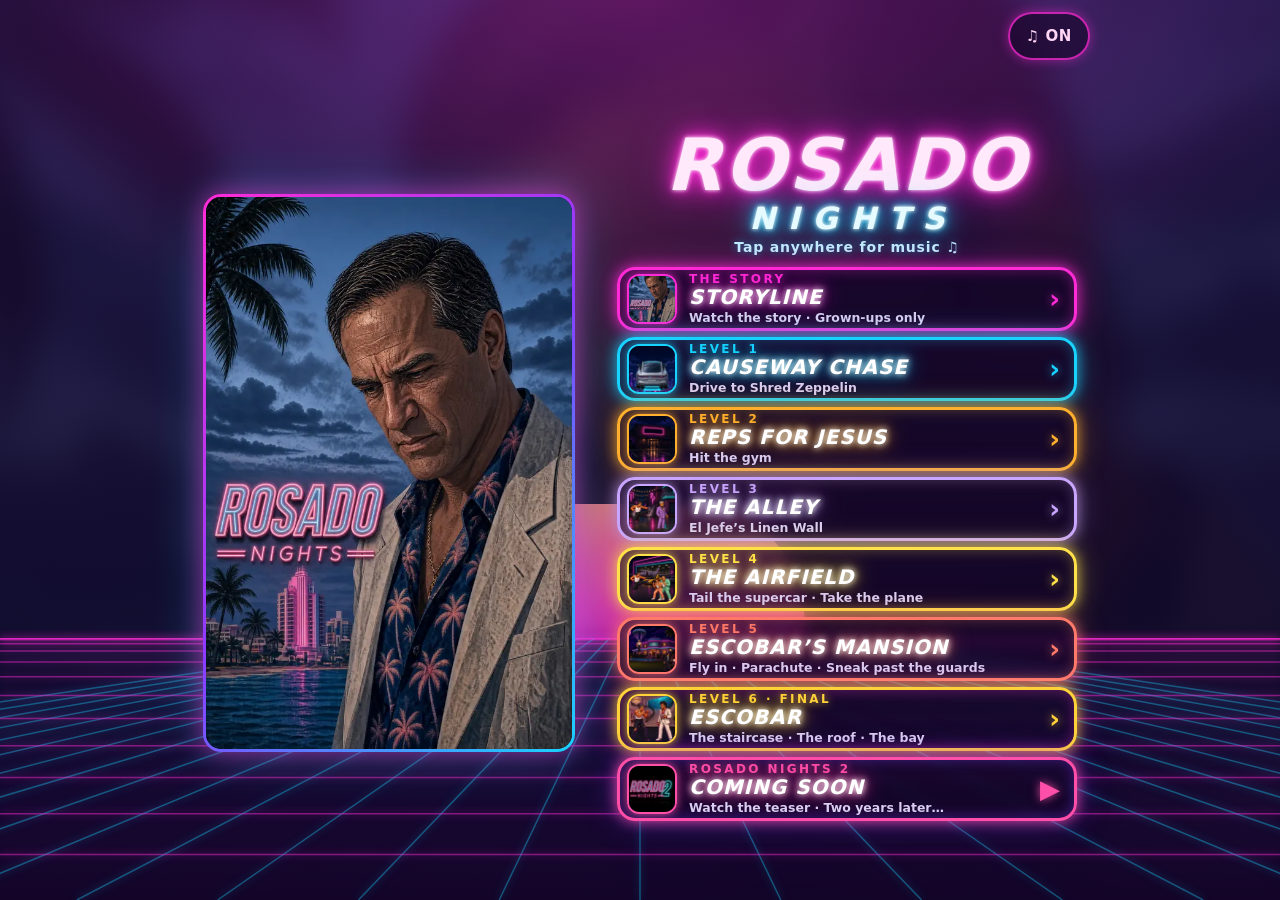
<file: index.html>
<!doctype html>
<html lang="en">
<head>
<meta charset="utf-8">
<meta http-equiv="Cache-Control" content="no-cache">
<meta name="viewport" content="width=device-width,initial-scale=1,viewport-fit=cover">
<meta name="robots" content="noindex, nofollow">
<meta name="theme-color" content="#1a0b33">
<meta name="apple-mobile-web-app-capable" content="yes">
<meta name="mobile-web-app-capable" content="yes">
<meta name="apple-mobile-web-app-status-bar-style" content="black-translucent">
<meta name="description" content="Rosado Nights: the storyline, Level 1 Causeway Chase, Level 2 Reps for Jesus, Level 3 The Alley, Level 4 The Airfield, Level 5 Escobar’s Mansion, Level 6 Escobar and the Rosado Nights 2 teaser, with the neon synthwave theme.">
<title>Rosado Nights</title>
<style>
*{box-sizing:border-box}
html{-webkit-text-size-adjust:100%;background:#12062a}
body{margin:0;min-height:100vh;min-height:100dvh;color:#fff;overflow-x:hidden;touch-action:manipulation;
 font-family:system-ui,-apple-system,"Segoe UI",Roboto,sans-serif;-webkit-tap-highlight-color:transparent;
 background:#12062a}
.bg{position:fixed;inset:0;z-index:0;overflow:hidden}
.bg img{width:100%;height:100%;object-fit:cover;object-position:50% 20%;transform:scale(1.12);
 filter:blur(16px) brightness(.5) saturate(1.35)}
.bg::after{content:"";position:absolute;inset:0;
 background:
  radial-gradient(90% 55% at 50% 0%,rgba(255,43,214,.28),transparent 70%),
  linear-gradient(180deg,rgba(42,17,80,.55) 0%,rgba(26,11,51,.72) 50%,rgba(10,8,40,.92) 100%)}
#viz{position:fixed;left:0;right:0;bottom:0;width:100%;height:44%;z-index:1;pointer-events:none}
main{position:relative;z-index:2;min-height:100vh;min-height:100dvh;display:flex;flex-direction:column;align-items:center;
 padding:calc(12px + env(safe-area-inset-top)) max(16px,env(safe-area-inset-right)) calc(22px + env(safe-area-inset-bottom)) max(16px,env(safe-area-inset-left))}
.top{width:100%;max-width:900px;display:flex;align-items:center;justify-content:space-between;gap:10px}
.back{display:inline-flex;align-items:center;gap:8px;min-height:48px;padding:0 18px;border-radius:999px;
 color:#bfefff;text-decoration:none;font-weight:800;font-size:16px;letter-spacing:.02em;
 background:rgba(20,6,40,.6);border:2px solid rgba(25,211,255,.7);box-shadow:0 0 12px rgba(25,211,255,.45);
 -webkit-backdrop-filter:blur(6px);backdrop-filter:blur(6px)}
.back:active{transform:translateY(2px)}
.back:focus-visible,.mute:focus-visible,.box:focus-visible{outline:4px solid #fff;outline-offset:4px}
.stage{flex:1;width:100%;max-width:900px;display:flex;flex-direction:column;align-items:center;justify-content:center;gap:12px;padding-top:8px}
.poster{display:block;flex:none;height:clamp(170px,30dvh,420px);aspect-ratio:2/3;border-radius:18px;overflow:hidden;
 border:3px solid transparent;background:linear-gradient(#1a0b33,#1a0b33) padding-box,linear-gradient(135deg,#ff2bd6,#8a3cff 50%,#19d3ff) border-box;
 box-shadow:0 0 26px rgba(255,43,214,.55),0 0 52px rgba(25,211,255,.3);transition:box-shadow .2s ease}
.poster img{display:block;width:100%;height:100%;object-fit:cover}
h1{margin:6px 0 0;text-align:center;line-height:.95;font-weight:900;font-style:italic;text-transform:uppercase;
 font-family:"Avenir Next Condensed","Arial Narrow",Impact,"Arial Black",system-ui,sans-serif}
h1 .a{display:block;font-size:clamp(44px,13vw,92px);letter-spacing:.04em;color:#ffe9fb;
 text-shadow:0 0 4px #fff,0 0 10px #ff2bd6,0 0 22px #ff2bd6,0 0 44px rgba(255,43,214,.75);animation:sign 6s linear infinite}
h1 .b{display:block;margin-top:4px;font-size:clamp(20px,5.6vw,38px);letter-spacing:.42em;padding-left:.42em;color:#e6fbff;
 text-shadow:0 0 4px #fff,0 0 10px #19d3ff,0 0 22px #19d3ff,0 0 40px rgba(25,211,255,.7)}
.mute{appearance:none;-webkit-appearance:none;cursor:pointer;touch-action:manipulation;display:inline-flex;align-items:center;justify-content:center;gap:6px;
 min-height:48px;min-width:48px;padding:0 16px;border-radius:999px;font:800 15px/1 system-ui,-apple-system,"Segoe UI",Roboto,sans-serif;letter-spacing:.04em;
 color:#ffd6f6;background:rgba(20,6,40,.6);border:2px solid rgba(255,43,214,.75);box-shadow:0 0 12px rgba(255,43,214,.45);
 -webkit-backdrop-filter:blur(6px);backdrop-filter:blur(6px)}
.mute[aria-pressed="true"]{color:#9a8cb8;border-color:rgba(154,140,184,.6);box-shadow:none}
.mute:active{transform:translateY(2px)}
.hint{margin:0;font-size:14px;font-weight:700;color:#bfefff;letter-spacing:.06em;text-align:center;min-height:1.3em;text-shadow:0 0 8px rgba(25,211,255,.6)}
.boxes{display:flex;flex-direction:column;gap:12px;width:min(460px,100%);margin-top:4px}
.box{display:flex;align-items:center;gap:14px;min-height:88px;padding:10px 16px 10px 10px;border-radius:18px;text-decoration:none;color:#fff;
 touch-action:manipulation;background:rgba(20,6,40,.78);border:3px solid var(--c);-webkit-backdrop-filter:blur(6px);backdrop-filter:blur(6px);
 box-shadow:0 0 14px var(--g),0 0 32px var(--g2),inset 0 0 14px var(--g2);transition:transform .12s ease,box-shadow .12s ease}
.box:hover{box-shadow:0 0 20px var(--g),0 0 46px var(--g),inset 0 0 18px var(--g2)}
.box:active{transform:translateY(3px) scale(.99)}
.box.s{--c:#ff2bd6;--g:rgba(255,43,214,.8);--g2:rgba(255,43,214,.35)}
.box.l1{--c:#19d3ff;--g:rgba(25,211,255,.8);--g2:rgba(25,211,255,.3)}
.box.l2{--c:#ffb02e;--g:rgba(255,176,46,.8);--g2:rgba(255,176,46,.3)}
.box.l3{--c:#c9a6ff;--g:rgba(181,147,217,.85);--g2:rgba(181,147,217,.32)}
.box.l4{--c:#ffe14a;--g:rgba(255,225,74,.8);--g2:rgba(255,225,74,.3)}
.box.l5{--c:#ff7a6a;--g:rgba(255,122,106,.8);--g2:rgba(255,122,106,.3)}
.box.l6{--c:#ffd23a;--g:rgba(255,210,58,.85);--g2:rgba(255,58,216,.32)}
.box.n2{--c:#ff4fa8;--g:rgba(255,79,168,.85);--g2:rgba(122,60,255,.4);cursor:pointer}
/* v0.6.2: Rosado Nights 2 teaser player */
#tz{position:fixed;inset:0;z-index:50;background:#000;display:flex;align-items:center;justify-content:center}
#tz[hidden]{display:none}
#tz video{width:100%;height:100%;object-fit:contain;background:#000}
#tz .tzb{appearance:none;-webkit-appearance:none;cursor:pointer;touch-action:manipulation;position:absolute;min-height:48px;min-width:48px;padding:0 20px;border-radius:999px;
 font:900 16px/1 system-ui,-apple-system,"Segoe UI",Roboto,sans-serif;letter-spacing:.08em;color:#fff;background:rgba(20,6,40,.72);border:2px solid rgba(255,43,214,.85);box-shadow:0 0 12px rgba(255,43,214,.5)}
#tzSkip{top:calc(12px + env(safe-area-inset-top));right:max(14px,env(safe-area-inset-right))}
#tzPlay{left:50%;top:50%;transform:translate(-50%,-50%);min-height:64px;font-size:20px}
#tzPlay[hidden]{display:none}
#tzLbl{position:absolute;left:max(14px,env(safe-area-inset-left));top:calc(20px + env(safe-area-inset-top));font:800 12px/1 system-ui,sans-serif;letter-spacing:.2em;color:#ffb3df;text-shadow:0 0 8px rgba(255,43,214,.8);pointer-events:none}
.box .th{flex:none;width:66px;height:66px;border-radius:12px;overflow:hidden;border:2px solid var(--c);box-shadow:0 0 10px var(--g)}
.box .th img{display:block;width:100%;height:100%;object-fit:cover}
.box .tx{flex:1;min-width:0;display:flex;flex-direction:column;gap:3px;text-align:left}
.box .k{font:800 12px/1 system-ui,-apple-system,"Segoe UI",Roboto,sans-serif;letter-spacing:.2em;color:var(--c);text-shadow:0 0 8px var(--g)}
.box .t{font:900 italic 22px/1.05 "Avenir Next Condensed","Arial Narrow",Impact,"Arial Black",system-ui,sans-serif;letter-spacing:.05em;text-transform:uppercase;
 text-shadow:0 0 6px #fff,0 0 12px var(--c),0 0 24px var(--g)}
.box .d{font-size:13px;font-weight:700;color:#d9cdf0;line-height:1.2}
.box .ar{flex:none;font-size:26px;font-weight:900;color:var(--c);text-shadow:0 0 10px var(--g)}
@media (max-width:699px) and (orientation:portrait){
 h1 .a{font-size:clamp(40px,11.5vw,80px)}
 .stage{gap:8px}
 .poster{height:clamp(96px,13dvh,380px)}
 .boxes{gap:5px}.box{min-height:52px;padding:2px 12px 2px 6px;gap:12px;border-radius:15px}.box .tx{gap:1px}.box .th{width:44px;height:44px;border-radius:10px}.box .t{font-size:20px}.box .d{font-size:11.5px}.box .k{font-size:11px}.box .ar{font-size:22px}
}
/* v0.6.2: eight boxes on short phones (iPhone SE etc) */
@media (max-width:699px) and (orientation:portrait) and (max-height:780px){.poster{height:72px}h1 .a{font-size:38px}h1 .b{font-size:18px}.stage{gap:4px}.box .d{display:none}.box{min-height:46px}.box .th{width:38px;height:38px}}
@keyframes sign{0%,17%,21%,70%,72%,100%{opacity:1}19%,71%{opacity:.6}}
@keyframes glow{0%,100%{opacity:1}50%{opacity:.82}}
.info{display:flex;flex-direction:column;align-items:center;gap:6px;width:100%}
@media (min-width:700px) and (orientation:landscape),(min-width:1000px){
 .stage{flex-direction:row;gap:42px}
 .poster{height:clamp(240px,62dvh,560px)}
 .info{width:auto;flex:0 1 460px}
}
@media (min-width:700px) and (orientation:portrait){
 .poster{height:clamp(150px,15dvh,420px)}
 .boxes{width:min(520px,100%);gap:9px}
 .box{min-height:68px;padding:6px 16px 6px 8px}.box .th{width:58px;height:58px}.box .t{font-size:23px}.box .d{font-size:14px}
}
@media (max-height:560px) and (orientation:landscape){
 main{padding-top:calc(6px + env(safe-area-inset-top));padding-bottom:calc(8px + env(safe-area-inset-bottom))}
 .back,.mute{min-height:44px}
 .top{position:absolute;z-index:3;top:calc(6px + env(safe-area-inset-top));right:max(12px,env(safe-area-inset-right));width:auto}
 .stage{flex-direction:row;gap:22px;padding-top:0}
 .poster{height:min(72dvh,280px)}
 h1{margin:0}h1 .a{font-size:34px}h1 .b{font-size:16px;margin-top:1px}
 .info{gap:4px;flex:0 1 500px}.hint{font-size:12px;min-height:1.1em}
 .boxes{gap:6px;margin-top:2px;display:grid;grid-template-columns:1fr 1fr;width:min(500px,100%)}.box .t{font-size:16px}.box .d{font-size:10.5px}.box .ar{display:none}
 .box{min-height:46px;padding:3px 12px 3px 5px;gap:10px;border-radius:14px}
 .box .th{width:38px;height:38px;border-radius:9px}.box .k{font-size:10px}
 .box .tx{gap:1px}
 .box .t,.box .d{white-space:nowrap;overflow:hidden;text-overflow:ellipsis}.box .t{letter-spacing:.02em;padding-right:2px}
}
@media (max-height:560px) and (orientation:landscape) and (max-width:760px){.box .d{display:none}}
/* v0.6.0: seven boxes on big landscape screens (iPad) */
@media (min-width:700px) and (orientation:landscape) and (min-height:561px){h1 .a{font-size:clamp(48px,8dvh,80px)}h1 .b{font-size:clamp(20px,3.4dvh,34px)}.boxes{gap:6px}.box{min-height:58px;padding:3px 14px 3px 7px;gap:12px}.box .tx{gap:2px}.box .th{width:50px;height:50px}.box .t{font-size:20px}.box .d{font-size:12.5px}}
@media (prefers-reduced-motion:reduce){*,*::before,*::after{animation:none!important;transition:none!important}}
</style>
</head>
<body>
<div class="bg" aria-hidden="true">
 <picture>
  <source srcset="cover.webp" type="image/webp">
  <img src="cover.jpg" alt="" width="600" height="900" decoding="async">
 </picture>
</div>
<canvas id="viz" aria-hidden="true"></canvas>
<main>
 <div class="top"><span aria-hidden="true"></span><button class="mute" id="mute" type="button" aria-pressed="false" aria-label="Mute music">♫ ON</button></div>
 <div class="stage">
  <picture class="poster">
   <source srcset="cover.webp" type="image/webp">
   <img src="cover.jpg" width="600" height="900" alt="Rosado Nights poster: a man in a palm-print shirt under a neon Miami night sky">
  </picture>
  <div class="info">
   <h1><span class="a">Rosado</span><span class="b">Nights</span></h1>
   <p class="hint" id="hint" aria-live="polite">&nbsp;</p>
   <nav class="boxes" aria-label="Rosado Nights">
    <a class="box s" id="box-story" href="storyline.html">
     <span class="th"><picture><source srcset="cover.webp" type="image/webp"><img src="cover.jpg" alt="" width="66" height="66"></picture></span>
     <span class="tx"><span class="k">THE STORY</span><span class="t">Storyline</span><span class="d">Watch the story · Grown-ups only</span></span><span class="ar" aria-hidden="true">›</span>
    </a>
    <a class="box l1" id="box-l1" href="game/">
     <span class="th"><img src="thumb-drive.webp" alt="" width="66" height="66"></span>
     <span class="tx"><span class="k">LEVEL 1</span><span class="t">Causeway Chase</span><span class="d">Drive to Shred Zeppelin</span></span><span class="ar" aria-hidden="true">›</span>
    </a>
    <a class="box l2" id="box-l2" href="game/">
     <span class="th"><img src="thumb-gym.webp" alt="" width="66" height="66"></span>
     <span class="tx"><span class="k">LEVEL 2</span><span class="t">Reps for Jesus</span><span class="d">Hit the gym</span></span><span class="ar" aria-hidden="true">›</span>
    </a>
    <a class="box l3" id="box-l3" href="game/?start=alley">
     <span class="th"><img src="thumb-alley.webp" alt="" width="66" height="66"></span>
     <span class="tx"><span class="k">LEVEL 3</span><span class="t">The Alley</span><span class="d">El Jefe’s Linen Wall</span></span><span class="ar" aria-hidden="true">›</span>
    </a>
    <a class="box l4" id="box-l4" href="game/?start=airfield">
     <span class="th"><img src="thumb-airfield.webp" alt="" width="66" height="66"></span>
     <span class="tx"><span class="k">LEVEL 4</span><span class="t">The Airfield</span><span class="d">Tail the supercar · Take the plane</span></span><span class="ar" aria-hidden="true">›</span>
    </a>
    <a class="box l5" id="box-l5" href="game/?start=mansion">
     <span class="th"><img src="thumb-mansion.webp" alt="" width="66" height="66"></span>
     <span class="tx"><span class="k">LEVEL 5</span><span class="t">Escobar’s Mansion</span><span class="d">Fly in · Parachute · Sneak past the guards</span></span><span class="ar" aria-hidden="true">›</span>
    </a>
    <a class="box l6" id="box-l6" href="game/?start=escobar">
     <span class="th"><img src="thumb-escobar.webp" alt="" width="66" height="66"></span>
     <span class="tx"><span class="k">LEVEL 6 · FINAL</span><span class="t">Escobar</span><span class="d">The staircase · The roof · The bay</span></span><span class="ar" aria-hidden="true">›</span>
    </a>
    <a class="box n2" id="box-teaser" href="game/assets/cutscene-teaser.mp4?v=0.6.2" role="button" aria-label="Rosado Nights 2, coming soon: watch the teaser">
     <span class="th"><img src="thumb-teaser.webp" alt="" width="66" height="66"></span>
     <span class="tx"><span class="k">ROSADO NIGHTS 2</span><span class="t">Coming Soon</span><span class="d">Watch the teaser · Two years later…</span></span><span class="ar" aria-hidden="true">▶</span>
    </a>
   </nav>
  </div>
 </div>
</main>
<div id="tz" hidden role="dialog" aria-modal="true" aria-label="Rosado Nights 2 teaser">
 <video id="tzv" playsinline preload="none" poster="game/assets/cutscene-teaser-poster.webp?v=0.6.2"></video>
 <span id="tzLbl">ROSADO NIGHTS 2 · TEASER</span>
 <button class="tzb" id="tzPlay" type="button" hidden>▶ TAP TO PLAY</button>
 <button class="tzb" id="tzSkip" type="button" aria-label="Skip the teaser">SKIP ▸▸</button>
</div>
<script src="theme.js?v=0.6.2"></script>
<script>
(function(){
"use strict";
/* ---------- music: try autoplay on load; browsers that block it (iOS/Safari) start on the first touch, click or key ---------- */
var T=window.RosadoTheme,mute=document.getElementById('mute'),hint=document.getElementById('hint');
var KEY='rn-muted',muted=false;
try{muted=sessionStorage.getItem(KEY)==='1'}catch(e){}
function ctxState(){var c=window.__rosadoCtx;return c?c.state:'none'}
function running(){return !!(T&&T.isPlaying()&&ctxState()==='running')}
function ui(){
 mute.textContent=muted?'♫ OFF':'♫ ON';mute.setAttribute('aria-pressed',muted?'true':'false');
 mute.setAttribute('aria-label',muted?'Unmute music':'Mute music');
 hint.textContent=!T||!T.supported?'':(muted?'Music off':(running()?'♫ Rosado Nights · Main Theme':'Tap anywhere for music ♫'));
}
function start(){if(!T||!T.supported||muted)return;T.play();ui()}
var EV=['pointerdown','touchstart','touchend','mousedown','click','keydown'];
function arm(){EV.forEach(function(t){document.addEventListener(t,onGesture,true)})}
function disarm(){EV.forEach(function(t){document.removeEventListener(t,onGesture,true)})}
function onGesture(e){
 if(e.target&&e.target.closest&&e.target.closest('#mute,#tz,#box-teaser'))return; /* the toggle and the teaser handle their own taps */
 if(muted){disarm();return}
 start();
 /* keep listening until the audio context is really running (iOS unlocks on touchend, not touchstart) */
 setTimeout(function(){if(running())disarm();ui()},60);
}
mute.addEventListener('click',function(){
 muted=!muted;try{sessionStorage.setItem(KEY,muted?'1':'0')}catch(e){}
 if(muted){if(T&&T.started())T.pause();disarm()}else start();
 setTimeout(ui,60);ui();
});
if(!T||!T.supported){mute.hidden=true}
else{
 T.onChange(function(){ui()});
 if(!muted){start();arm()} /* autoplay attempt */
 setTimeout(ui,400);
 /* coming back with the Back button (page cache): pick the music up again on the next tap */
 window.addEventListener('pageshow',function(ev){if(ev.persisted&&!muted){if(!running())arm();ui()}});
}
ui();

/* ---------- v0.6.2: Rosado Nights 2 teaser (box 8). The theme fades out (~0.5 s) under the video and back in after it ---------- */
var tz=document.getElementById('tz'),tzv=document.getElementById('tzv'),tzPlay=document.getElementById('tzPlay'),tzBox=document.getElementById('box-teaser');
var TZ={on:false,plays:0,ends:0,skips:0,wasMusic:false,how:''};window.__tz=TZ;
function tzTry(){var p;try{p=tzv.play()}catch(e){p=null}tzPlay.hidden=true;
 if(p&&p.catch)p.catch(function(){if(TZ.on)tzPlay.hidden=false})}
function tzOpen(){
 if(TZ.on)return;TZ.on=true;TZ.plays++;TZ.wasMusic=!!(T&&T.isPlaying());
 if(T&&T.supported&&T.isPlaying()){if(T.fadeOut)T.fadeOut(0.5);else T.pause()}
 tz.hidden=false;document.documentElement.style.overflow='hidden';
 if(!tzv.getAttribute('src'))tzv.src=tzBox.getAttribute('href');
 try{tzv.currentTime=0}catch(e){}
 tzTry();try{document.getElementById('tzSkip').focus({preventScroll:true})}catch(e){}
}
function tzClose(how){
 if(!TZ.on)return;TZ.on=false;TZ.how=how;if(how==='end')TZ.ends++;else TZ.skips++;
 try{tzv.pause()}catch(e){}
 tz.hidden=true;tzPlay.hidden=true;document.documentElement.style.overflow='';
 if(T&&T.supported&&!muted&&!T.isPlaying()){if(T.fadeIn)T.fadeIn(0.5);else T.play()}
 setTimeout(ui,60);try{tzBox.focus({preventScroll:true})}catch(e){}
}
tzBox.addEventListener('click',function(e){e.preventDefault();tzOpen()});
document.getElementById('tzSkip').addEventListener('click',function(e){e.preventDefault();tzClose('skip')});
tzPlay.addEventListener('click',function(e){e.preventDefault();tzTry()});
tzv.addEventListener('ended',function(){tzClose('end')});
tzv.addEventListener('error',function(){if(TZ.on)tzClose('error')});
document.addEventListener('keydown',function(e){if(TZ.on&&(e.key==='Escape'||e.key==='Esc')){e.preventDefault();tzClose('skip')}});

/* ---------- neon sun + grid visualizer ---------- */
var cv=document.getElementById('viz'),g2=cv.getContext('2d');
var reduce=window.matchMedia&&matchMedia('(prefers-reduced-motion: reduce)').matches;
var W=0,H=0,DPR=1,lvl=0;
function size(){DPR=Math.min(window.devicePixelRatio||1,2);W=cv.clientWidth;H=cv.clientHeight;cv.width=Math.round(W*DPR);cv.height=Math.round(H*DPR);draw(0)}
function draw(ts){
 g2.setTransform(DPR,0,0,DPR,0,0);g2.clearRect(0,0,W,H);
 var hz=H*0.34, cx=W/2;
 /* sun */
 var R=Math.min(W*0.26,H*0.42)*(1+lvl*0.07);
 var sg=g2.createLinearGradient(0,hz-R,0,hz);sg.addColorStop(0,'#ffd84a');sg.addColorStop(0.55,'#ff6a9e');sg.addColorStop(1,'#ff2bd6');
 g2.save();g2.globalAlpha=0.55+lvl*0.35;g2.shadowColor='#ff2bd6';g2.shadowBlur=30+lvl*40;
 g2.beginPath();g2.arc(cx,hz,R,Math.PI,2*Math.PI);g2.closePath();g2.fillStyle=sg;g2.fill();g2.restore();
 g2.save();g2.globalCompositeOperation='destination-out';
 for(var k=0;k<6;k++){var y=hz-R*0.08-k*R*0.14,hh=R*(0.075-k*0.01);if(hh>0)g2.fillRect(cx-R,y-hh,2*R,hh)}
 g2.restore();
 /* floor */
 var fg=g2.createLinearGradient(0,hz,0,H);fg.addColorStop(0,'rgba(40,8,70,.0)');fg.addColorStop(1,'rgba(20,4,40,.85)');
 g2.fillStyle=fg;g2.fillRect(0,hz,W,H-hz);
 var a=0.45+lvl*0.55;
 g2.lineWidth=1.5;g2.shadowBlur=8;
 /* horizon */
 g2.strokeStyle='rgba(255,43,214,'+(0.7+lvl*0.3)+')';g2.shadowColor='#ff2bd6';
 g2.beginPath();g2.moveTo(0,hz);g2.lineTo(W,hz);g2.stroke();
 /* vertical lines fanning */
 g2.strokeStyle='rgba(25,211,255,'+a*0.8+')';g2.shadowColor='#19d3ff';g2.beginPath();
 for(var i=-14;i<=14;i++){var xb=cx+i*W*0.11;g2.moveTo(cx+i*W*0.012,hz);g2.lineTo(xb,H)}
 g2.stroke();
 /* horizontal lines scrolling toward viewer at tempo (1 line per beat) */
 var beat=reduce?0:(T&&T.isPlaying()?T.time()*T.bpm/60:ts/1000*0.4);
 var ph=beat-Math.floor(beat);
 g2.strokeStyle='rgba(255,43,214,'+a+')';g2.shadowColor='#ff2bd6';g2.beginPath();
 for(var j=0;j<12;j++){var z=(j+ph)/12,y2=hz+(H-hz)*Math.pow(z,2.2);g2.moveTo(0,y2);g2.lineTo(W,y2)}
 g2.stroke();g2.shadowBlur=0;
}
function loop(ts){
 var target=T?T.level():0;
 if(T&&T.isPlaying())lvl+=(target-lvl)*(target>lvl?0.6:0.12);else lvl*=0.9;
 draw(ts);requestAnimationFrame(loop);
}
window.addEventListener('resize',size);size();
if(!reduce)requestAnimationFrame(loop);
})();
</script>
</body>
</html>
</file>
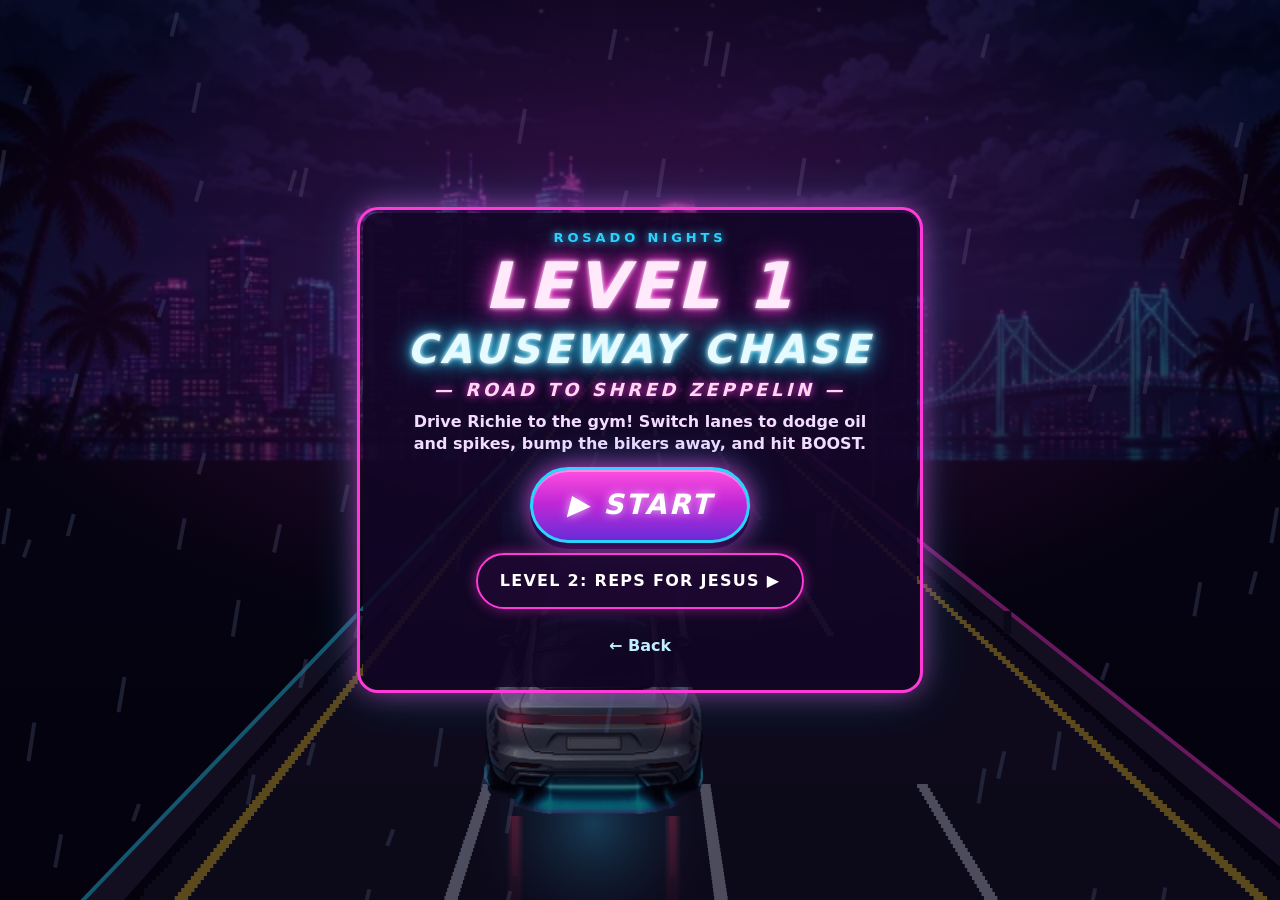
<file: game/index.html>
<!doctype html>
<html lang="en">
<head>
<meta charset="utf-8">
<meta name="viewport" content="width=device-width,initial-scale=1,viewport-fit=cover,user-scalable=no">
<meta name="robots" content="noindex, nofollow">
<meta name="theme-color" content="#12062a">
<meta name="apple-mobile-web-app-capable" content="yes">
<meta name="mobile-web-app-capable" content="yes">
<meta name="apple-mobile-web-app-status-bar-style" content="black-translucent">
<meta name="description" content="Rosado Nights · Level 1: Causeway Chase, drive Richie across the neon bridge to Shred Zeppelin. Level 2: Reps for Jesus, bench press 400 lbs, then hit the heavy bag. Level 3: The Alley, a neon street brawl with El Jefe's linen-suited bodyguards. Level 4: The Airfield, tail the yellow supercar, beat Big Manny and Aces, and fly off in the plane. Level 5: Escobar's Mansion, fly through neon rings, parachute onto the lawn and sneak past the guards. Level 6: Escobar, the final showdown: fight up the grand staircase, duel Escobar on the roof under the helicopter spotlight and chase him across the bay on a jet ski.">
<title>Rosado Nights · Level 1: Causeway Chase</title>
<link rel="stylesheet" href="css/game.css?v=0.6.3">
</head>
<body>
<div id="app" data-phase="intro" data-level="1">
 <div id="view"><canvas id="scene" aria-label="Causeway Chase: Richie drives to Shred Zeppelin" role="img"></canvas>
  <div id="shout" aria-live="polite"></div>
  <div id="pop"></div>
  <div id="record" hidden><span>NEW RECORD!</span><small>400 LBS × 3</small></div>
 </div>
 <div id="hud" aria-live="polite">
   <div class="hud-left">
    <div class="lvl">LEVEL 2 · REPS FOR JESUS · SHRED ZEPPELIN</div>
    <div class="row press-only"><span class="pill" id="rep">REP 1/3</span><span class="plate" id="plate"><b>400</b><small>LBS</small></span></div>
    <div class="row bag-only"><span class="pill" id="hits">HITS 0/12</span><span class="pill" id="time">TIME 45</span><span class="pill combo" id="combo">COMBO x0</span></div>
   </div>
  </div>
 <div id="dhud" aria-live="off">
  <div class="dbox2 hp"><div class="dlab"><span class="heart" aria-hidden="true">&#9829;</span> HEALTH</div><div id="hpbar" aria-label="Health"><i></i><i></i><i></i><i></i><i></i><i></i><i></i><i></i><i></i><i></i></div></div>
  <div class="dbox2 togym"><div class="dlab"><span class="l1t">DISTANCE TO GYM</span><span class="l4t">TO THE AIRFIELD</span></div><div class="dval"><b id="dist">3.00</b><small>KM</small></div><div class="dbar"><i id="distFill"></i></div></div>
  <div class="dbox2 gapbox" id="gapbox"><div class="dlab">DISTANCE <b id="gapv">60</b><small>M</small></div><div class="gapbar" aria-label="Distance to the yellow supercar: keep the marker in the green"><em id="gapZone"></em><i id="gapMark"></i></div><div class="gapmsg" id="gapMsg">IN RANGE</div></div>
 </div>
 <button id="selfBtn" type="button" aria-pressed="false" aria-label="Self drive: the car steers itself">
  <svg class="wheel" viewBox="0 0 24 24" aria-hidden="true"><circle cx="12" cy="12" r="9.5" fill="none" stroke="currentColor" stroke-width="2.6"/><circle cx="12" cy="12" r="2.6" fill="currentColor"/><path d="M3.2 10.5h6.3M14.5 10.5h6.3M12 14.6v6.6" stroke="currentColor" stroke-width="2.6" stroke-linecap="round"/></svg>
  <span class="slab">SELF DRIVE</span><span class="sstate" id="selfState">OFF</span></button>
 <div id="selfInd" hidden><i></i>SELF DRIVE ON</div>
 <button id="pauseBtn" class="icon" type="button" aria-label="Pause">❚❚</button>
 <div id="controls">
  <div class="press-only meterWrap"><div class="mlabel">POWER</div><div id="meter"><i id="meterFill"></i><em id="meterGoal"></em></div></div>
  <div class="bag-only meterWrap"><div class="mlabel">TIMING · HIT THE PINK ZONE</div><div id="track"><i id="zone"></i><i id="perfect"></i><b id="marker"></b></div></div>
  <button id="action" type="button" class="big">PUSH!</button>
 </div>
 <div id="dctl">
  <button id="left" type="button" class="sbtn" aria-label="Steer left">&#9664;</button>
  <button id="right" type="button" class="sbtn" aria-label="Steer right">&#9654;</button>
  <div class="dinfo"><div class="spd"><b id="kmh">150</b><small>KM/H</small></div><div class="gearbox"><b id="gear">4</b><small>GEAR</small></div>
   <div class="n2o"><span>N2O</span><div class="n2obar"><i id="n2oFill"></i></div></div></div>
  <button id="boost" type="button" class="big">BOOST!</button>
 </div>

 <div id="fhud" aria-live="off">
  <div class="fp"><canvas id="fface" width="144" height="144" aria-hidden="true"></canvas>
   <div class="fpi"><div class="fname">RICHIE <span id="lives" aria-label="Lives">×3</span></div><div class="fbar" id="fhp" aria-label="Richie health"><i id="fhpi"></i></div>
    <div class="frw"><span>RAGE</span><div class="fbar rage" id="frage" aria-label="Rage meter"><i id="fragei"></i></div></div>
    <div class="fscore" id="score">000000</div></div></div>
  <div class="ebar" id="ebar" hidden><span id="ename">RAFA</span><div class="fbar small"><i id="ehp"></i></div></div>
  <div class="wtag" id="wtag">WAVE 1/3</div>
 </div>
 <div id="bossbar" hidden><canvas id="bface" width="96" height="96" aria-hidden="true"></canvas><div class="bb"><div class="bname" id="bname">EL JEFE ESTEBAN LAVANDA</div><div class="fbar boss"><i id="bhp"></i></div>
  <div class="duo2" id="duo2" hidden><canvas id="bface2" width="96" height="96" aria-hidden="true"></canvas><div class="bb"><div class="bname" id="bname2">ACES</div><div class="fbar boss"><i id="bhp2"></i></div></div></div></div></div>
 <div id="goArrow" hidden>GO <b>→</b></div>
 <button id="autoBtn" type="button" aria-pressed="false" aria-label="Auto fight: Richie fights by himself">
  <svg class="fist" viewBox="0 0 24 24" aria-hidden="true"><path d="M6 10h11a3 3 0 0 1 0 6h-1v3H8a2 2 0 0 1-2-2z" fill="currentColor"/><path d="M8 10V7a1.5 1.5 0 0 1 3 0v3M11 10V6.5a1.5 1.5 0 0 1 3 0V10M14 10V7a1.5 1.5 0 0 1 3 0v3" fill="none" stroke="currentColor" stroke-width="2"/></svg>
  <span class="slab">AUTO FIGHT</span><span class="sstate" id="autoState">OFF</span></button>
 <div id="autoInd" hidden><i></i>AUTO FIGHT ON</div>
 <div id="fctl">
  <div id="stick" aria-label="Move: drag the joystick" role="application"><div id="knob"></div></div>
  <div class="fbtns">
   <button id="fSpec" type="button" class="fbtn spec" aria-label="Special move: Richie Rage">SPECIAL</button>
   <button id="fJump" type="button" class="fbtn jump" aria-label="Jump">JUMP</button>
   <button id="fKick" type="button" class="fbtn kick" aria-label="Kick">KICK</button>
   <button id="fAtk" type="button" class="fbtn atk" aria-label="Attack">ATTACK</button>
  </div>
 </div>

 <div id="mhud" aria-live="off">
  <div class="mcol">
   <div class="mbox fly-only"><span class="ml">ALTITUDE</span><b id="mAlt">800</b><small>FT</small></div>
   <div class="mbox fly-only"><span class="ml">RINGS</span><b id="mRings">0/16</b></div>
   <div class="mbox fly-only mboost"><span class="ml">BOOST</span><div class="mbar"><i id="mBoostFill"></i></div></div>
   <div class="mbox chute-only"><span class="ml">HEIGHT</span><b id="mHeight">450</b><small>FT</small></div>
   <div class="mbox chute-only"><span class="ml">WIND</span><b id="mWindV">◀ 6</b><small>KT</small></div>
   <div class="mbox chute-only mtgt"><span class="ml">TARGET</span><div class="tgtbar" aria-label="Distance to the landing target: keep the marker in the middle"><em></em><i id="mTgtMark"></i></div></div>
   <div class="mbox st-only mrich"><canvas id="mface" width="144" height="144" aria-hidden="true"></canvas><div><div class="ml">RICHIE <span id="mLives">×3</span></div><div class="mbar hp"><i id="mHpi"></i></div></div></div>
   <div class="mbox st-only mdet" id="mDet"><span class="ml" id="mDetLbl">STEALTH</span><div class="mbar"><i id="mDetFill"></i></div></div>
   <div class="mbox st-only"><span class="ml">AMMO</span><b id="mAmmo">6</b><span class="ml">GUARDS</span><b id="mGuards">6</b></div>
   <div class="mbox mscore"><b id="mScore">000000</b></div>
  </div>
 </div>
 <button id="mAuto" type="button" aria-pressed="false" aria-label="Auto: Richie flies, steers and sneaks by himself">
  <svg class="fist" viewBox="0 0 24 24" aria-hidden="true"><path d="M3 13l18-6-6 14-3-6z" fill="currentColor"/></svg>
  <span class="slab" id="mAutoLbl">AUTO PILOT</span><span class="sstate" id="mAutoState">OFF</span></button>
 <div id="mAutoInd" hidden><i></i><span id="mAutoIndT">AUTO PILOT ON</span></div>
 <div id="mctl">
  <div id="mstick" aria-label="Move: drag the joystick" role="application"><div id="mknob"></div></div>
  <div class="msteer chute-only"><button id="mL" type="button" class="sbtn" aria-label="Steer left">&#9664;</button>
   <button id="mR" type="button" class="sbtn" aria-label="Steer right">&#9654;</button></div>
  <div class="mbtns">
   <button id="mSneak" type="button" class="fbtn st-only sneak" aria-pressed="false" aria-label="Sneak: crouch and creep">SNEAK</button>
   <button id="mShoot" type="button" class="fbtn st-only shoot" aria-label="Shoot the silenced pistol">SHOOT</button>
   <button id="mBoost" type="button" class="fbtn fly-only mboostb" aria-label="Boost">BOOST</button>
   <button id="mFlare" type="button" class="fbtn chute-only flare" aria-label="Flare: hold to slow your drop">FLARE</button>
  </div>
 </div>
 <div id="ehud" aria-live="off">
  <div class="mcol">
   <div class="mbox erich"><canvas id="eface" width="144" height="144" aria-hidden="true"></canvas><div><div class="ml">RICHIE <span id="eLives">×3</span></div><div class="mbar hp"><i id="eHpi"></i></div>
    <div class="mbar rage e-brawl" id="eRage" aria-label="Rage meter"><i id="eRagei"></i></div></div></div>
   <div class="mbox e-brawl ewpn" id="eWpn"><span class="ml">WEAPON</span><b id="eWpnN">FISTS</b><small id="eWpnU"></small></div>
   <div class="mbox e-brawl"><b id="eWaveT">TANK</b></div>
   <div class="mbox e-climb"><span class="ml">ROOF</span><div class="mbar"><i id="eClimb"></i></div></div>
   <div class="mbox e-bay"><span class="ml">CATCH HIM</span><div class="mbar gap"><i id="eGap"></i></div></div>
   <div class="mbox e-bay"><span class="ml">BAY</span><div class="mbar"><i id="eDist"></i></div></div>
   <div class="mbox e-bay"><span class="ml">BOOST</span><div class="mbar"><i id="eBoostFill"></i></div></div>
   <div class="mbox mscore"><b id="eScore">000000</b></div>
  </div>
 </div>
 <div id="ebossbar" hidden><canvas id="ebface" width="96" height="96" aria-hidden="true"></canvas><div class="bb"><div class="bname" id="ebname">ESCOBAR</div><div class="fbar boss"><i id="ebhp"></i></div></div></div>
 <button id="eAuto" type="button" aria-pressed="false" aria-label="Auto: Richie fights, climbs and rides by himself">
  <svg class="fist" viewBox="0 0 24 24" aria-hidden="true"><path d="M6 10h11a3 3 0 0 1 0 6h-1v3H8a2 2 0 0 1-2-2z" fill="currentColor"/><path d="M8 10V7a1.5 1.5 0 0 1 3 0v3M11 10V6.5a1.5 1.5 0 0 1 3 0V10M14 10V7a1.5 1.5 0 0 1 3 0v3" fill="none" stroke="currentColor" stroke-width="2"/></svg>
  <span class="slab" id="eAutoLbl">AUTO FIGHT</span><span class="sstate" id="eAutoState">OFF</span></button>
 <div id="eAutoInd" hidden><i></i><span id="eAutoIndT">AUTO FIGHT ON</span></div>
 <div id="ectl">
  <div id="estick" aria-label="Move: drag the joystick" role="application"><div id="eknob"></div></div>
  <div class="ebtns e-brawl">
   <button id="eSpec" type="button" class="fbtn spec" aria-label="Richie Rage">RAGE</button>
   <button id="eJump" type="button" class="fbtn jump" aria-label="Jump">JUMP</button>
   <button id="eKick" type="button" class="fbtn kick" aria-label="Kick (kick a railing to drop its chandelier)">KICK</button>
   <button id="eAtk" type="button" class="fbtn atk" aria-label="Attack">ATTACK</button>
  </div>
  <div class="ebtns2 e-climb"><button id="eLunge" type="button" class="fbtn atk" aria-label="Lunge up the wall">LUNGE</button></div>
  <div class="ebtns2 e-bay"><button id="eBoost" type="button" class="fbtn mboostb" aria-label="Boost">BOOST</button><button id="eHop" type="button" class="fbtn atk" aria-label="Jump">JUMP</button></div>
 </div>
 <div id="slam" class="slam" hidden><div class="slamin"><b id="slamA">ESCOBAR</b><span id="slamB">THE KING OF MIAMI</span></div></div>
 <div id="dialog" hidden>
  <div class="dbox"><canvas id="face" width="144" height="144" aria-hidden="true"></canvas>
   <div class="dtext"><div class="who" id="who">FLEXECUTIONER</div><p id="line"></p></div>
   <div class="next" aria-hidden="true">TAP ▶</div></div>
 </div>
 <div id="intro" class="card">
  <div class="cardin">
   <div class="kicker">ROSADO NIGHTS</div>
   <h1>LEVEL 1</h1>
   <h2>CAUSEWAY CHASE</h2>
   <div class="where">— ROAD TO SHRED ZEPPELIN —</div>
   <p class="how">Drive Richie to the gym! Switch lanes to dodge oil and spikes, bump the bikers away, and hit BOOST.</p>
   <div class="btnrow"><button id="start" type="button" class="big">▶ START</button>
   <button id="startL2" type="button" class="mid lvlsel">LEVEL 2: REPS FOR JESUS ▶</button></div>
   <p class="rot">Tip: turn your phone sideways for the best view.</p>
   <a class="link" href="../">← Back</a>
  </div>
 </div>
 <div id="pause" class="card" hidden>
  <div class="cardin">
   <h2>PAUSED</h2>
   <button id="resume" type="button" class="big">▶ RESUME</button>
   <button id="restart" type="button" class="mid">↻ RESTART LEVEL</button>
   <button id="music" type="button" class="mid" aria-pressed="true">♫ MUSIC: ON</button>
   <a id="home" class="mid btnlink" href="../">⌂ HOME</a>
  </div>
 </div>
 <div id="done1" class="card" hidden>
  <div class="cardin">
   <div class="kicker">ROSADO NIGHTS</div>
   <h1 class="small">LEVEL 1 COMPLETE</h1>
   <div class="where">— YOU MADE IT TO SHRED ZEPPELIN —</div>
   <p class="stats" id="stats1"></p>
   <button id="next2" type="button" class="big">▶ LEVEL 2</button>
   <button id="again1" type="button" class="mid">↻ DRIVE AGAIN</button>
   <a class="mid btnlink" href="../">⌂ HOME</a>
  </div>
 </div>
 <div id="done" class="card" hidden>
  <div class="cardin">
   <div class="kicker">ROSADO NIGHTS</div>
   <h1 class="small">LEVEL 2 COMPLETE</h1>
   <p class="stats" id="stats"></p>
   <button id="next3" type="button" class="big go3">CONTINUE TO LEVEL 3 →<small>GO TO THE ALLEY</small></button>
   <button id="again" type="button" class="mid">↻ PLAY AGAIN</button>
   <button id="toL1" type="button" class="mid">◀ LEVEL 1: CAUSEWAY CHASE</button>
   <a class="mid btnlink" href="../">⌂ HOME</a>
  </div>
 </div>
 <div id="intro3" class="card" hidden>
  <div class="cardin">
   <div class="kicker">ROSADO NIGHTS</div>
   <h1>LEVEL 3</h1>
   <h2>THE ALLEY</h2>
   <div class="where">— EL JEFE’S LINEN WALL —</div>
   <p class="how">Joystick to move. ATTACK: jab-jab-hook. KICK: front kick, kick-kick-spinning heel, or punch-punch-KICK roundhouse. JUMP then ATTACK or KICK: flying kick. Walk into a bodyguard to grab and throw. SPECIAL: RICHIE RAGE (free when the RAGE bar is full, otherwise it costs a little health). Break bins and crates for empanadas!</p>
   <button id="start3" type="button" class="big">▶ FIGHT!</button>
   <p class="rot">Tip: turn your phone sideways for the best view.</p>
  </div>
 </div>
 <div id="intro4" class="card" hidden>
  <div class="cardin">
   <div class="kicker">ROSADO NIGHTS</div>
   <h1>LEVEL 4</h1>
   <h2>THE AIRFIELD</h2>
   <div class="where">— TAIL THE YELLOW SUPERCAR —</div>
   <p class="how">Stay on the supercar’s tail: keep the DISTANCE marker in the green. Too far and you lose him, too close and he spots you. ◀ ▶ to dodge traffic, BOOST to catch up, or turn on SELF DRIVE. Then beat Escobar’s two men at the airfield and take the plane!</p>
   <button id="start4" type="button" class="big">▶ START</button>
   <p class="rot">Tip: turn your phone sideways for the best view.</p>
  </div>
 </div>
 <div id="cut" hidden>
  <video id="cutv" playsinline webkit-playsinline preload="none" poster="assets/cutscene-escobar-poster.webp?v=0.6.2" aria-label="Cutscene: Richie finds his car and heads for the airfield"></video>
  <button id="cutTap" type="button" hidden>▶ TAP TO PLAY</button>
  <button id="cutSkip" type="button" aria-label="Skip cutscene">SKIP ▶▶</button>
 </div>
 <div id="done3" class="card" hidden>
  <div class="cardin">
   <div class="kicker">ROSADO NIGHTS</div>
   <h1 class="small">LEVEL 3 COMPLETE</h1>
   <div class="where">— EL JEFE’S LINEN WALL IS DOWN —</div>
   <p class="stats" id="stats3"></p>
   <button id="next4" type="button" class="big go3">CONTINUE TO LEVEL 4 →<small>THE AIRFIELD</small></button>
   <div class="btnrow"><button id="again3" type="button" class="mid">↻ PLAY AGAIN</button>
   <button id="toL1b" type="button" class="mid">◀ LEVEL 1</button>
   <a class="mid btnlink" href="../">⌂ HOME</a></div>
  </div>
 </div>
 <div id="done4" class="card" hidden>
  <div class="cardin">
   <div class="kicker">ROSADO NIGHTS</div>
   <h1 class="small">LEVEL 4 COMPLETE</h1>
   <div class="where">— WHEELS UP. HEADING FOR THE HILLS —</div>
   <p class="stats" id="stats4"></p>
   <button id="next5" type="button" class="big go3">CONTINUE TO LEVEL 5 →<small>ESCOBAR’S MANSION</small></button>
   <div class="btnrow"><button id="again4" type="button" class="mid">↻ PLAY AGAIN</button>
   <button id="toL1c" type="button" class="mid">◀ LEVEL 1</button>
   <a class="mid btnlink" href="../">⌂ HOME</a></div>
  </div>
 </div>
<div id="intro5" class="card" hidden>
  <div class="cardin">
   <div class="kicker">ROSADO NIGHTS</div>
   <h1>LEVEL 5</h1>
   <h2>ESCOBAR’S MANSION</h2>
   <div class="where">— DROP IN UNANNOUNCED —</div>
   <p class="how">Fly the plane through the neon rings: joystick up and down, BOOST for speed. JUMP over the mansion and steer the parachute ◀ ▶ onto the glowing target, out of the searchlights. Then SNEAK past the guards, stay out of their flashlights and SHOOT to knock them out. AUTO helps at every stage.</p>
   <button id="start5" type="button" class="big">▶ START</button>
   <p class="rot">Tip: turn your phone sideways for the best view.</p>
  </div>
 </div>
 <div id="done5" class="card" hidden>
  <div class="cardin">
   <div class="kicker">ROSADO NIGHTS</div>
   <h1 class="small">LEVEL 5 COMPLETE</h1>
   <div class="where">— YOU’RE AT ESCOBAR’S FRONT DOOR —</div>
   <p class="stats" id="stats5"></p>
   <button id="next6" type="button" class="big go3">CONTINUE TO LEVEL 6 →<small>ESCOBAR</small></button>
   <div class="btnrow"><button id="again5" type="button" class="mid">↻ PLAY AGAIN</button>
   <button id="toL1d" type="button" class="mid">◀ LEVEL 1</button>
   <a class="mid btnlink" href="../">⌂ HOME</a></div>
  </div>
 </div>
 <div id="intro6" class="card" hidden>
  <div class="cardin">
   <div class="kicker">ROSADO NIGHTS · THE FINAL LEVEL</div>
   <h1>LEVEL 6</h1>
   <h2>ESCOBAR</h2>
   <div class="where">— THE KING OF MIAMI —</div>
   <p class="how">Fight up the grand staircase: ATTACK, KICK, JUMP and RAGE. Kick the railings to drop the chandeliers and grab the glowing pool cue, extinguisher and chandelier arm. Climb the wall, duel Escobar on the roof, then chase him across the bay on a jet ski. AUTO helps at every phase.</p>
   <button id="start6" type="button" class="big">▶ START</button>
   <p class="rot">Tip: turn your phone sideways for the best view.</p>
  </div>
 </div>
 <div id="done6" class="card" hidden>
  <div class="cardin">
   <div class="kicker">ROSADO NIGHTS</div>
   <h1 class="small">LEVEL 6 COMPLETE</h1>
   <p class="endtxt" id="endtxt"><b>ESCOBAR DOWN.</b><span>THE CHIEF GOT AWAY...</span><em>ROSADO NIGHTS WILL RETURN</em></p>
   <p class="stats" id="stats6"></p>
   <button id="teaser6" type="button" class="big n2btn" aria-label="Watch the Rosado Nights 2 teaser">▶ WATCH: ROSADO NIGHTS 2 TEASER</button>
   <div class="btnrow"><button id="again6" type="button" class="big">↻ PLAY AGAIN</button>
   <button id="toL1e" type="button" class="mid">◀ LEVEL 1</button>
   <a class="mid btnlink" href="../">⌂ HOME</a></div>
  </div>
 </div>
</div>
<script src="../theme.js?v=0.6.2"></script>
<script src="js/sfx.js?v=0.6.3"></script>
<script src="js/drive.js?v=0.6.3"></script>
<script src="js/fight.js?v=0.6.3"></script>
<script src="js/plane.js?v=0.6.3"></script>
<script src="js/mansion.js?v=0.6.3"></script>
<script src="js/escobar.js?v=0.6.3"></script>
<script src="js/art.js?v=0.6.3"></script>
<script src="js/game.js?v=0.6.3"></script>
</body>
</html>
</file>
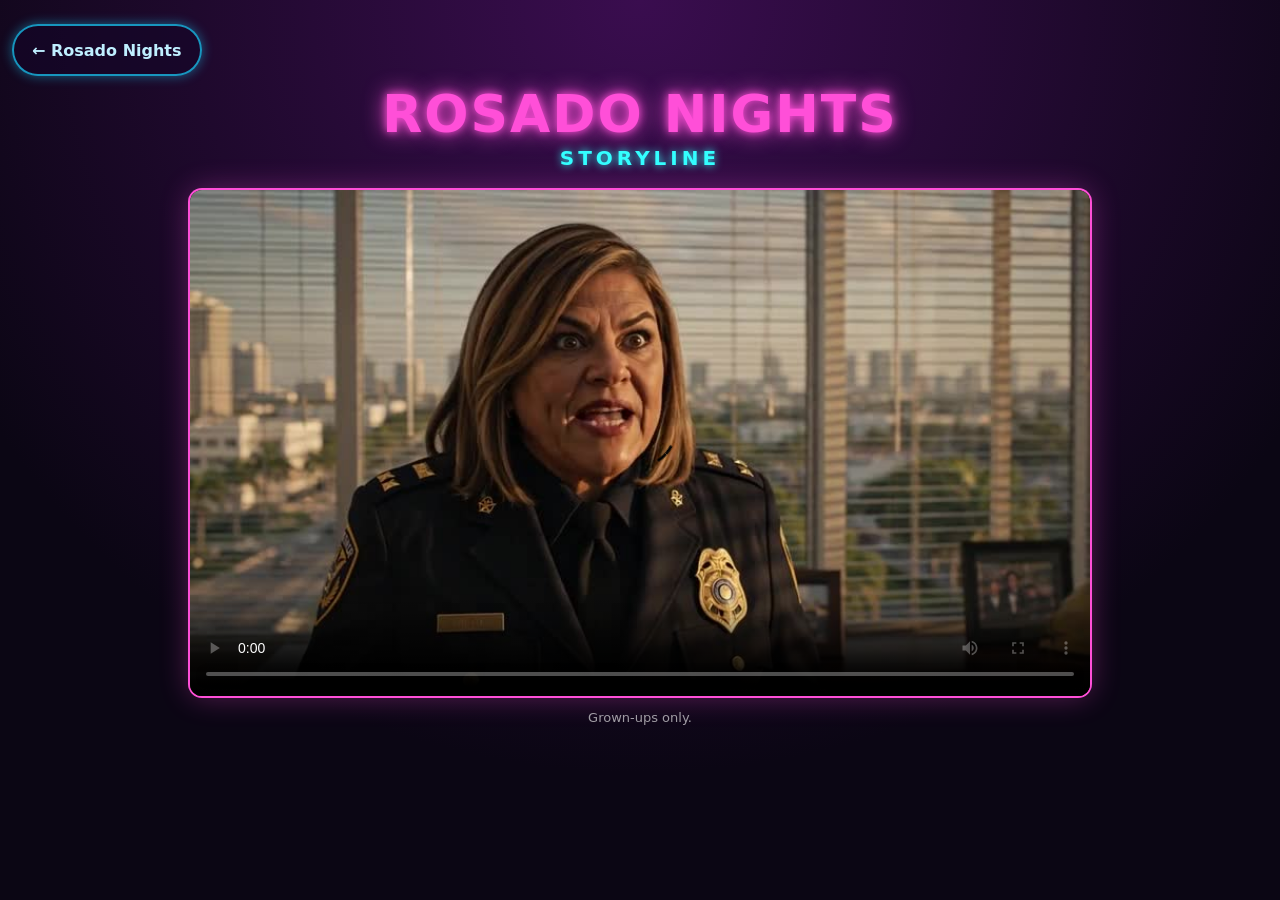
<file: storyline.html>
<!doctype html><html lang="en"><head><meta charset="utf-8">
<meta name="robots" content="noindex, nofollow">
<meta name="viewport" content="width=device-width,initial-scale=1,viewport-fit=cover">
<title>Rosado Nights · Storyline</title>
<style>
body{margin:0;min-height:100vh;background:radial-gradient(circle at 50% 0,#3a0d4f,#0b0614 70%);color:#fff;font-family:system-ui,-apple-system,sans-serif;display:flex;flex-direction:column;align-items:center;padding:24px 12px;box-sizing:border-box}
h1{margin:8px 0 2px;font-size:clamp(28px,7vw,52px);letter-spacing:2px;color:#ff4fd8;text-shadow:0 0 8px #ff4fd8,0 0 22px #ff4fd8}
h2{margin:0 0 20px;font-weight:600;color:#3ff;text-shadow:0 0 8px #3ff;letter-spacing:4px;font-size:clamp(14px,3.5vw,20px)}
video{width:100%;max-width:900px;border-radius:12px;box-shadow:0 0 0 2px #ff4fd8,0 0 30px #ff4fd855;background:#000}
.back{align-self:flex-start;display:inline-flex;align-items:center;min-height:48px;padding:0 18px;border-radius:999px;color:#bfefff;text-decoration:none;font-weight:800;font-size:16px;background:rgba(20,6,40,.6);border:2px solid rgba(25,211,255,.7);box-shadow:0 0 12px rgba(25,211,255,.45)}
p{opacity:.6;font-size:13px;margin-top:14px}
</style></head><body>
<a class="back" href="./">← Rosado Nights</a>
<h1>ROSADO NIGHTS</h1><h2>STORYLINE</h2>
<video src="storyline.mp4" poster="poster.jpg" controls playsinline preload="metadata"></video>
<p>Grown-ups only.</p>
</body></html>
</file>
<file: game/css/game.css>
/* Rosado Nights · v0.5.0 · Level 1 "Causeway Chase" (drive) + Level 2 "Reps for Jesus" (gym) + Level 3 "The Alley" (fight) + Level 4 "The Airfield" (chase, fight, plane) + Level 5 "Escobar's Mansion" (fly, chute, stealth) */
*{box-sizing:border-box}
html,body{margin:0;height:100%;overflow:hidden;background:#07040d;color:#fff;overscroll-behavior:none}
body{font-family:system-ui,-apple-system,"Segoe UI",Roboto,sans-serif;-webkit-tap-highlight-color:transparent;-webkit-user-select:none;user-select:none;-webkit-touch-callout:none;touch-action:manipulation}
#app{position:fixed;inset:0;overflow:hidden}
#view{position:absolute;inset:0;overflow:hidden;background:#07040d}
#scene{position:absolute;inset:0;width:100%;height:100%;display:block;image-rendering:auto}
.press-only,.bag-only{display:none!important}
#app[data-mode="press"] .press-only{display:flex!important}
#app[data-mode="bag"] .bag-only{display:flex!important}
:root{--pink:#ff3ad8;--blue:#29d6ff;--yel:#ffd23a;--neo:"Avenir Next Condensed","Arial Narrow",Impact,"Arial Black",system-ui,sans-serif}
/* HUD */
#hud{position:absolute;left:0;right:0;top:0;padding:calc(8px + env(safe-area-inset-top)) 76px 0 max(12px,env(safe-area-inset-left));pointer-events:none;display:none}
#app[data-hud="1"] #hud{display:block}
.lvl{font:900 italic 13px/1 var(--neo);letter-spacing:.14em;color:#ffd6f6;text-shadow:0 0 6px var(--pink)}
.row{display:flex;gap:8px;align-items:center;margin-top:7px;flex-wrap:wrap}
.pill{font:900 16px/1 system-ui,sans-serif;letter-spacing:.08em;padding:7px 12px;border-radius:10px;background:rgba(12,4,26,.72);border:2px solid var(--blue);box-shadow:0 0 10px rgba(41,214,255,.5);text-shadow:0 0 6px var(--blue)}
.pill.combo{border-color:var(--yel);box-shadow:0 0 10px rgba(255,210,58,.5);text-shadow:0 0 6px var(--yel)}
.plate{display:inline-flex;flex-direction:column;align-items:center;justify-content:center;width:62px;height:62px;border-radius:50%;
 background:radial-gradient(circle,#9ca0aa 0 9%,#222c52 10% 58%,#121830 59% 62%,#222c52 63% 92%,#0c1020 93%);border:2px solid var(--pink);box-shadow:0 0 14px rgba(255,58,216,.7)}
.plate b{font:900 19px/1 var(--neo);color:var(--yel);text-shadow:0 0 6px var(--yel),0 1px 0 #000}
.plate small{font:900 10px/1 system-ui;letter-spacing:.12em;color:#fff;margin-top:1px}
#app.strain .plate{animation:wob .12s linear infinite}
@keyframes wob{0%{transform:translate(0,0)}25%{transform:translate(1px,-1px)}50%{transform:translate(-1px,1px)}75%{transform:translate(1px,1px)}}
/* shouts + popups */
#shout{position:absolute;left:50%;top:calc(30% + env(safe-area-inset-top));transform:translateX(-50%);font:900 italic clamp(18px,3.4vw,30px)/1.1 var(--neo);letter-spacing:.06em;color:#fff;white-space:nowrap;
 text-shadow:0 0 6px var(--pink),0 0 16px var(--pink);opacity:0;transition:opacity .2s;pointer-events:none}
#shout.on{opacity:1}
#pop{position:absolute;left:40%;top:32%;transform:translate(-50%,-50%);font:900 italic clamp(26px,5vw,48px)/1 var(--neo);letter-spacing:.06em;pointer-events:none;opacity:0}
#pop.go{animation:pop .6s ease-out forwards}
#pop.good{color:#fff;-webkit-text-stroke:1.5px #0a0420;text-shadow:0 2px 0 #0a0420,0 0 8px var(--blue),0 0 20px var(--blue)}
#pop.perfect{color:#fff6c8;-webkit-text-stroke:1.5px #0a0420;text-shadow:0 2px 0 #0a0420,0 0 8px var(--yel),0 0 22px var(--pink)}
#pop.miss{color:#ddd;-webkit-text-stroke:1.5px #0a0420;text-shadow:0 2px 0 #0a0420}
@keyframes pop{0%{opacity:0;transform:translate(-50%,-30%) scale(.6)}20%{opacity:1;transform:translate(-50%,-50%) scale(1.15)}100%{opacity:0;transform:translate(-50%,-90%) scale(1)}}
#record{position:absolute;inset:0;display:flex;flex-direction:column;align-items:center;justify-content:center;pointer-events:none}
#record[hidden]{display:none}
#record span{font:900 italic clamp(44px,10vw,110px)/1 var(--neo);letter-spacing:.04em;color:#fff3fd;text-shadow:0 0 6px #fff,0 0 18px var(--pink),0 0 40px var(--pink),0 0 70px rgba(41,214,255,.8);animation:rec 0.5s ease-out,flash 0.4s 0.5s 4 alternate}
#record small{margin-top:8px;font:900 clamp(16px,3vw,26px)/1 system-ui;letter-spacing:.2em;color:var(--yel);text-shadow:0 0 10px var(--yel)}
@keyframes rec{0%{transform:scale(3);opacity:0}100%{transform:scale(1);opacity:1}}
@keyframes flash{to{opacity:.6}}
/* buttons */
button{font:inherit;color:#fff;cursor:pointer;-webkit-appearance:none;appearance:none;touch-action:manipulation}
button:focus-visible,a:focus-visible{outline:4px solid #fff;outline-offset:3px}
.big{min-height:76px;min-width:220px;padding:0 30px;border-radius:999px;border:3px solid var(--blue);
 font:900 italic 28px/1 var(--neo);letter-spacing:.08em;text-shadow:0 0 10px rgba(255,255,255,.7);
 background:linear-gradient(180deg,#ff4fe0 0%,#c428d6 45%,#6a2bd8 100%);
 box-shadow:0 6px 0 #2a0b4a,0 0 22px rgba(255,43,214,.75),0 0 40px rgba(41,214,255,.4),inset 0 2px 0 rgba(255,255,255,.35)}
.big:active,.big.hit{transform:translateY(5px);box-shadow:0 1px 0 #2a0b4a,0 0 26px rgba(255,43,214,.9),inset 0 2px 0 rgba(255,255,255,.3)}
.mid,.btnlink{display:flex;align-items:center;justify-content:center;min-height:56px;min-width:220px;padding:0 22px;border-radius:999px;border:2px solid var(--pink);background:rgba(30,8,50,.85);
 color:#fff;text-decoration:none;font:900 18px/1 system-ui,sans-serif;letter-spacing:.08em;box-shadow:0 0 14px rgba(255,58,216,.45)}
.mid:active{transform:translateY(2px)}
.icon{position:absolute;z-index:6;top:calc(8px + env(safe-area-inset-top));right:max(10px,env(safe-area-inset-right));width:56px;height:56px;border-radius:14px;border:2px solid var(--blue);
 background:rgba(12,4,26,.75);font:900 18px/1 system-ui;box-shadow:0 0 12px rgba(41,214,255,.5);display:none}
#app[data-hud="1"] .icon{display:block}
/* controls */
#controls{position:absolute;z-index:4;right:max(14px,env(safe-area-inset-right));bottom:calc(12px + env(safe-area-inset-bottom));display:none;flex-direction:column;align-items:center;gap:10px;width:min(300px,40vw)}
#app[data-ctl="1"] #controls{display:flex}
.meterWrap{flex-direction:column;align-items:stretch;width:100%;gap:4px}
.mlabel{font:900 11px/1 system-ui;letter-spacing:.16em;color:#cfeaff;text-shadow:0 0 5px var(--blue);text-align:center}
#meter{position:relative;height:22px;border-radius:11px;background:rgba(10,4,20,.8);border:2px solid var(--blue);overflow:hidden;box-shadow:0 0 10px rgba(41,214,255,.5)}
#meterFill{position:absolute;left:0;top:0;bottom:0;width:0;background:linear-gradient(90deg,#29d6ff,#ff3ad8 70%,#ffd23a);box-shadow:0 0 12px #ff3ad8}
#meterGoal{position:absolute;right:0;top:0;bottom:0;width:4px;background:#ffd23a}
#track{position:relative;height:34px;border-radius:12px;background:rgba(10,4,20,.85);border:2px solid var(--pink);overflow:hidden;box-shadow:0 0 10px rgba(255,58,216,.5)}
#zone{position:absolute;top:0;bottom:0;background:rgba(255,58,216,.55);box-shadow:inset 0 0 8px #fff}
#perfect{position:absolute;top:0;bottom:0;background:rgba(255,210,58,.85)}
#marker{position:absolute;top:-2px;bottom:-2px;width:6px;margin-left:-3px;left:0;background:#fff;box-shadow:0 0 8px #fff,0 0 14px var(--blue);border-radius:3px}
#action{width:100%;min-height:96px;font-size:34px}
/* dialogue */
#dialog{position:absolute;z-index:5;left:0;right:0;bottom:0;padding:0 max(12px,env(safe-area-inset-right)) calc(12px + env(safe-area-inset-bottom)) max(12px,env(safe-area-inset-left));top:0;display:flex;align-items:flex-end;justify-content:center;cursor:pointer}
#dialog[hidden]{display:none}
.dbox{position:relative;width:min(760px,100%);display:flex;gap:12px;align-items:center;padding:12px 14px 14px;border-radius:14px;
 background:linear-gradient(180deg,rgba(26,8,52,.94),rgba(10,4,26,.96));border:3px solid var(--pink);box-shadow:0 0 18px rgba(255,58,216,.6),inset 0 0 0 2px rgba(41,214,255,.35)}
.dbox::before{content:"";position:absolute;inset:4px;border-radius:9px;pointer-events:none;background:repeating-linear-gradient(0deg,rgba(255,255,255,.035) 0 1px,transparent 1px 3px)}
#face{width:72px;height:72px;flex:none;image-rendering:pixelated;border-radius:8px;border:2px solid var(--blue)}
.dtext{flex:1;min-width:0}
.who{font:900 italic 15px/1 var(--neo);letter-spacing:.16em;color:var(--pink);text-shadow:0 0 8px var(--pink)}
.who.richie{color:var(--blue);text-shadow:0 0 8px var(--blue)}
#line{margin:6px 0 0;font:800 clamp(17px,2.4vw,22px)/1.3 system-ui,-apple-system,sans-serif;min-height:2.6em}
.next{position:absolute;right:12px;bottom:6px;font:900 11px/1 system-ui;letter-spacing:.14em;color:var(--yel);animation:blink 1s steps(2) infinite}
@keyframes blink{50%{opacity:0}}
/* cards */
.card{position:absolute;z-index:8;inset:0;display:flex;align-items:center;justify-content:center;background:rgba(6,2,14,.72);padding:calc(10px + env(safe-area-inset-top)) 12px calc(10px + env(safe-area-inset-bottom));overflow:auto}
.card[hidden]{display:none}
#intro{background:radial-gradient(80% 60% at 50% 30%,rgba(255,43,214,.22),transparent 70%),rgba(6,2,14,.6)}
.cardin{display:flex;flex-direction:column;align-items:center;gap:12px;text-align:center;padding:18px 22px;border-radius:18px;max-width:560px;width:100%;
 background:rgba(18,6,38,.88);border:3px solid transparent;background-clip:padding-box;box-shadow:0 0 0 3px var(--pink),0 0 26px rgba(255,58,216,.6),0 0 50px rgba(41,214,255,.3)}
.kicker{font:900 13px/1 system-ui;letter-spacing:.3em;color:var(--blue);text-shadow:0 0 8px var(--blue)}
.card h1{margin:0;font:900 italic clamp(40px,8vw,64px)/.95 var(--neo);letter-spacing:.06em;color:#ffe9fb;text-shadow:0 0 4px #fff,0 0 12px var(--pink),0 0 28px var(--pink)}
.card h1.small{font-size:clamp(32px,6.5vw,54px)}
.card h2{margin:0;font:900 italic clamp(24px,5vw,40px)/1 var(--neo);letter-spacing:.1em;color:#e6fbff;text-shadow:0 0 4px #fff,0 0 12px var(--blue),0 0 26px var(--blue)}
.where{font:900 italic 18px/1 var(--neo);letter-spacing:.2em;color:#ffd6f6;text-shadow:0 0 8px var(--pink)}
.how,.stats{margin:0;font:700 16px/1.4 system-ui;color:#f2dcff;max-width:30em}
.next2{margin:0;font:900 italic 20px/1.2 var(--neo);letter-spacing:.08em;color:var(--yel);text-shadow:0 0 8px var(--yel)}
.next2 span{font:700 13px system-ui;color:#ddd;text-shadow:none;letter-spacing:.04em}
.rot{display:none;margin:0;font:700 13px/1.3 system-ui;color:#bfefff}
.link{display:inline-flex;align-items:center;min-height:48px;padding:0 16px;color:#bfefff;font:800 16px system-ui;text-decoration:none}
@media (orientation:landscape){#app[data-mode="bag"] .row.bag-only{flex-direction:column;align-items:flex-start;gap:6px}}
/* portrait: scene on top, controls below */
@media (orientation:portrait){
 #view{bottom:auto;height:min(60vh,87vw)}
 #hud{top:min(60vh,87vw);padding:14px 16px 0;text-align:center}
 #hud .row{justify-content:center;margin-top:12px}
 .lvl{font-size:15px}
 .pill{font-size:19px;padding:9px 14px}
 .plate{width:78px;height:78px}.plate b{font-size:24px}
 #controls{left:50%;right:auto;transform:translateX(-50%);width:min(520px,calc(100vw - 32px));bottom:calc(20px + env(safe-area-inset-bottom))}
 #action{min-height:136px;font-size:42px}
 #app::before{content:"";position:absolute;inset:0;background:linear-gradient(180deg,#0b0712,#170a2a)}
 .rot{display:block}
 #shout{top:calc(min(60vh,87vw) - 44px)}
 #pop{top:min(40vh,50vw);left:45%}
 .dbox{margin-bottom:0}
}
@media (max-height:500px) and (orientation:landscape){
 .card h1{font-size:40px}.card h1.small{font-size:34px}.card h2{font-size:26px}.cardin{gap:8px;padding:12px 18px}.big{min-height:64px}.mid,.btnlink{min-height:48px}
 #pause .cardin{display:grid;grid-template-columns:1fr 1fr;max-width:560px}#pause h2{grid-column:1/-1}
 #action{min-height:84px}
 .dbox{padding:8px 12px 10px}#face{width:60px;height:60px}#line{min-height:0}
 #controls{width:min(280px,36vw)}
}
@media (min-width:1000px) and (min-height:700px){
 .lvl{font-size:17px}.pill{font-size:21px;padding:9px 16px}.plate{width:84px;height:84px}.plate b{font-size:26px}.plate small{font-size:12px}
 #controls{width:380px}#action{min-height:124px;font-size:42px}.mlabel{font-size:13px}#meter{height:28px}#track{height:42px}
 .icon{width:64px;height:64px;font-size:22px}#line{font-size:24px}#face{width:84px;height:84px}
}
@media (prefers-reduced-motion:reduce){*,*::before,*::after{animation-duration:.01ms!important;animation-iteration-count:1!important}}

/* ---------- v0.2.0: Level 1 drive ---------- */
#app[data-level="1"] #hud,#app[data-level="1"] #controls{display:none!important}
.who.biker{color:#ff4a5a;text-shadow:0 0 8px #ff2a3a}
.btnrow{display:flex;flex-direction:column;align-items:center;gap:10px}
.lvlsel{font-size:16px}
.lvlsel.unlocked::before{content:"\2605  ";color:var(--yel)}
#dhud{position:absolute;z-index:3;left:0;right:0;top:0;padding:calc(8px + env(safe-area-inset-top)) 78px 0 max(10px,env(safe-area-inset-left));display:none;justify-content:space-between;align-items:flex-start;gap:8px;pointer-events:none}
#app[data-level="1"][data-hud="1"] #dhud{display:flex}
.dbox2{background:rgba(8,4,24,.72);border:2px solid var(--blue);border-radius:10px;padding:6px 10px 7px;box-shadow:0 0 10px rgba(41,214,255,.45)}
.dlab{font:900 11px/1 system-ui,sans-serif;letter-spacing:.14em;color:#bff3ff;text-shadow:0 0 6px var(--blue);white-space:nowrap}
.hp{border-color:var(--pink);box-shadow:0 0 10px rgba(255,58,216,.45)}
.hp .dlab{color:#ffd6f6;text-shadow:0 0 6px var(--pink)}
.heart{color:#ff3a8a;font-size:14px;text-shadow:0 0 6px #ff3a8a}
#hpbar{display:flex;gap:2px;margin-top:5px}
#hpbar i{display:block;width:12px;height:13px;border-radius:2px;background:rgba(255,255,255,.12)}
#hpbar i.on{background:#3dff7a;box-shadow:0 0 6px #3dff7a}
#hpbar i.on.low{background:#ff3a5a;box-shadow:0 0 6px #ff3a5a}
.dval{font:900 italic 24px/1 var(--neo);color:#fff;margin-top:4px;text-shadow:0 0 6px var(--blue)}
.dval small{font:900 12px system-ui;margin-left:4px;color:#bff3ff}
.dbar,.n2obar{height:7px;border-radius:4px;background:rgba(255,255,255,.12);margin-top:5px;overflow:hidden}
.dbar i,.n2obar i{display:block;height:100%;width:0;background:linear-gradient(90deg,#29d6ff,#9df3ff);box-shadow:0 0 8px #29d6ff}
#dctl{position:absolute;z-index:4;left:0;right:0;bottom:0;padding:0 max(12px,env(safe-area-inset-right)) calc(10px + env(safe-area-inset-bottom)) max(12px,env(safe-area-inset-left));
 display:none;grid-template-columns:auto auto 1fr auto;grid-template-areas:"l r . i" "l r . b";column-gap:10px;row-gap:6px;align-items:end;pointer-events:none}
#app[data-level="1"][data-dctl="1"] #dctl{display:grid}
#dctl>*{pointer-events:auto}
#left{grid-area:l}#right{grid-area:r}.dinfo{grid-area:i}#boost{grid-area:b}
.sbtn{width:92px;height:92px;border-radius:24px;border:3px solid var(--blue);background:rgba(12,4,30,.5);font:900 36px/1 system-ui,sans-serif;color:#e6fbff;
 text-shadow:0 0 10px var(--blue);box-shadow:0 0 14px rgba(41,214,255,.5),inset 0 0 12px rgba(41,214,255,.25)}
.sbtn:active,.sbtn.hit{transform:translateY(3px);background:rgba(41,214,255,.35)}
.dinfo{display:flex;align-items:flex-end;gap:10px;justify-content:flex-end;pointer-events:none!important}
.spd b{font:900 italic 34px/1 var(--neo);color:#fff;text-shadow:0 0 8px var(--blue),0 2px 0 #000}
.spd small{font:900 12px system-ui;letter-spacing:.1em;margin-left:3px;color:#bff3ff}
.gearbox{display:flex;flex-direction:column;align-items:center;border:2px solid var(--pink);border-radius:8px;padding:3px 7px;background:rgba(8,4,24,.7)}
.gearbox b{font:900 18px/1 var(--neo);color:#ffd6f6}.gearbox small{font:900 8px system-ui;letter-spacing:.1em;color:#ffd6f6}
.n2o{width:110px;background:rgba(8,4,24,.72);border:2px solid var(--blue);border-radius:8px;padding:4px 7px}
.n2o span{font:900 11px/1 system-ui;letter-spacing:.12em;color:#bff3ff}.n2o .n2obar{margin-top:3px}
#boost{min-width:220px;min-height:80px;font-size:30px;background:linear-gradient(180deg,#4fe9ff 0%,#1f8bd6 50%,#5a2bd8 100%);border-color:var(--pink)}
#boost.off{opacity:.5;filter:saturate(.5)}
#app.boosting #boost{animation:bglow .25s linear infinite alternate}
@keyframes bglow{to{box-shadow:0 0 30px #29d6ff,0 0 60px #ff3ad8}}
#app[data-level="1"] #shout{top:calc(32% + env(safe-area-inset-top))}
@media (max-height:500px) and (orientation:landscape){
 .sbtn{width:80px;height:80px;font-size:30px}#boost{min-height:70px;min-width:190px;font-size:26px}.spd b{font-size:28px}
 .btnrow{flex-direction:row;gap:12px}.card .how{font-size:14px}.where{font-size:15px}
}
@media (orientation:portrait){
 #app[data-level="1"] #view{height:min(60vh,87vw)}
 #dhud{top:min(60vh,87vw);padding:12px 14px 0;justify-content:center;gap:12px}
 .dbox2{padding:8px 12px}.dlab{font-size:12px}#hpbar i{width:13px;height:16px}.dval{font-size:28px}
 #dctl{grid-template-columns:1fr 1fr;grid-template-areas:"i i" "b b" "l r";row-gap:12px;column-gap:14px;padding-bottom:calc(18px + env(safe-area-inset-bottom))}
 .dinfo{justify-content:center}
 .sbtn{width:100%;height:118px;font-size:48px}
 #boost{width:100%;min-height:92px;font-size:36px}
 #app[data-level="1"] #shout{top:calc(min(60vh,87vw) - 44px)}
}
@media (orientation:portrait) and (min-width:700px){#dctl{width:min(620px,100%);left:50%;transform:translateX(-50%)}.sbtn{height:150px}#boost{min-height:110px}.dval{font-size:34px}#hpbar i{width:18px;height:20px}}
@media (min-width:1000px) and (min-height:700px){.sbtn{width:120px;height:120px;font-size:44px}#boost{min-width:280px;min-height:100px;font-size:36px}.dlab{font-size:13px}.dval{font-size:30px}#hpbar i{width:16px;height:18px}.spd b{font-size:42px}.n2o{width:150px}}

/* SELF DRIVE toggle (Level 1): top-centre in landscape, top-left of the road view in portrait; never near steer/boost */
#selfBtn{position:absolute;z-index:6;top:calc(8px + env(safe-area-inset-top));left:50%;transform:translateX(-50%);display:none;align-items:center;gap:8px;
 min-height:56px;padding:0 16px 0 12px;border-radius:16px;border:3px solid rgba(41,214,255,.6);background:rgba(8,4,24,.78);color:#9fdcec;
 font:900 italic 17px/1 var(--neo);letter-spacing:.08em;box-shadow:0 0 10px rgba(41,214,255,.35);white-space:nowrap}
#app[data-level="1"][data-dctl="1"] #selfBtn{display:flex}
#selfBtn .wheel{width:28px;height:28px;flex:none}
#selfBtn .sstate{font:900 11px/1 system-ui;letter-spacing:.1em;padding:4px 6px;border-radius:6px;background:rgba(255,255,255,.12);color:#cfd6e6;font-style:normal}
#selfBtn:active{transform:translateX(-50%) translateY(2px)}
#app.selfdrive #selfBtn{color:#fff;border-color:#29d6ff;background:rgba(10,60,90,.85);text-shadow:0 0 8px #29d6ff;box-shadow:0 0 18px #29d6ff,0 0 36px rgba(41,214,255,.6),inset 0 0 12px rgba(41,214,255,.5)}
#app.selfdrive #selfBtn .wheel{filter:drop-shadow(0 0 4px #29d6ff);animation:wheel 1.6s ease-in-out infinite}
#app.selfdrive #selfBtn .sstate{background:#29d6ff;color:#06202c}
@keyframes wheel{0%,100%{transform:rotate(-14deg)}50%{transform:rotate(14deg)}}
#selfInd{position:absolute;z-index:5;top:calc(72px + env(safe-area-inset-top));left:50%;transform:translateX(-50%);display:flex;align-items:center;gap:6px;pointer-events:none;
 font:900 11px/1 system-ui;letter-spacing:.14em;color:#bff6ff;padding:5px 9px;border-radius:999px;background:rgba(6,30,48,.8);border:1px solid #29d6ff;text-shadow:0 0 6px #29d6ff}
#selfInd i{width:8px;height:8px;border-radius:50%;background:#29d6ff;box-shadow:0 0 8px #29d6ff;animation:blink 1s steps(2) infinite}
#selfInd[hidden],#app:not([data-dctl="1"]) #selfInd{display:none}
@media (orientation:portrait){
 #selfBtn{left:max(10px,env(safe-area-inset-left));transform:none}
 #selfBtn:active{transform:translateY(2px)}
 #selfInd{left:max(12px,env(safe-area-inset-left));transform:none}
}
@media (min-width:1000px) and (min-height:700px){#selfBtn{min-height:64px;font-size:20px}#selfBtn .wheel{width:34px;height:34px}#selfInd{top:calc(84px + env(safe-area-inset-top));font-size:13px}}
/* v0.2.1 juice: counters pop, record flash, level-complete neon burst, Level 3 teaser */
.pill.bump,#record.bump span{animation:bump .32s cubic-bezier(.2,1.6,.4,1)}
.pill.combo.bump{animation:bumpc .34s cubic-bezier(.2,1.6,.4,1)}
@keyframes bump{0%{transform:scale(1)}35%{transform:scale(1.28);filter:brightness(1.6)}100%{transform:scale(1)}}
@keyframes bumpc{0%{transform:scale(1) rotate(0)}35%{transform:scale(1.35) rotate(-4deg);filter:brightness(1.7);box-shadow:0 0 22px var(--yel)}100%{transform:scale(1) rotate(0)}}
.cardin.burst{animation:burst .7s ease-out both;position:relative}
.cardin.burst::before{content:"";position:absolute;inset:-6px;border-radius:22px;pointer-events:none;border:3px solid var(--pink);box-shadow:0 0 24px var(--pink),0 0 50px rgba(41,214,255,.7),inset 0 0 18px rgba(255,58,216,.5);animation:ring 1.1s ease-out both}
@keyframes burst{0%{transform:scale(.6);opacity:0;filter:brightness(2.4)}60%{transform:scale(1.05);opacity:1}100%{transform:scale(1);filter:none}}
@keyframes ring{0%{transform:scale(.7);opacity:0}40%{opacity:1}100%{transform:scale(1.12);opacity:0}}
.teaser{animation:tease 1.4s ease-in-out infinite alternate}
.teaser b{color:#fff3fd;text-shadow:0 0 8px var(--pink),0 0 18px var(--pink)}
@keyframes tease{from{opacity:.75}to{opacity:1;text-shadow:0 0 14px var(--yel)}}
@media (prefers-reduced-motion:reduce){.pill.bump,.pill.combo.bump,.cardin.burst,.cardin.burst::before,.teaser{animation:none}}

/* ---------- v0.3.0: Level 3 "The Alley" ---------- */
#app[data-level="3"] #hud,#app[data-level="3"] #controls,#app[data-level="3"] #dhud{display:none!important}
.go3{display:flex;flex-direction:column;align-items:center;justify-content:center;gap:4px;min-height:84px;font-size:26px;animation:tease 1.2s ease-in-out infinite alternate}
.go3 small{font:900 13px/1 system-ui;letter-spacing:.2em;color:#fff3c0;text-shadow:0 0 8px var(--yel);font-style:normal}
.who.jefe{color:#d9b3ff;text-shadow:0 0 8px #b593d9}
#fhud{position:absolute;z-index:3;left:0;top:0;padding:calc(8px + env(safe-area-inset-top)) 0 0 max(10px,env(safe-area-inset-left));display:none;flex-direction:column;gap:5px;pointer-events:none}
#app[data-level="3"][data-hud="1"] #fhud{display:flex}
.fp{display:flex;gap:8px;align-items:center;background:rgba(8,4,24,.72);border:2px solid var(--pink);border-radius:10px;padding:5px 9px 5px 5px;box-shadow:0 0 10px rgba(255,58,216,.45)}
#fface,#bface{width:44px;height:44px;border-radius:6px;border:2px solid var(--blue);image-rendering:pixelated;flex:none}
.fpi{display:flex;flex-direction:column;gap:3px;min-width:130px}
.fname{font:900 italic 12px/1 var(--neo);letter-spacing:.14em;color:#bff3ff;text-shadow:0 0 6px var(--blue);display:flex;justify-content:space-between;gap:8px}
.fname span{color:var(--yel);text-shadow:0 0 6px var(--yel)}
.fbar{height:10px;border-radius:3px;background:rgba(255,255,255,.14);overflow:hidden;border:1px solid rgba(255,255,255,.3)}
.fbar i{display:block;height:100%;width:100%;background:linear-gradient(90deg,#3dff7a,#c8ff6a);box-shadow:0 0 8px #3dff7a;transition:width .15s}
.fbar.low i{background:linear-gradient(90deg,#ff3a5a,#ff8a5a);box-shadow:0 0 8px #ff3a5a}
#fhp i{width:100%}
.fscore{font:900 italic 14px/1 var(--neo);color:var(--yel);letter-spacing:.12em;text-shadow:0 0 6px var(--yel),0 1px 0 #000}
.ebar{display:flex;align-items:center;gap:6px;background:rgba(8,4,24,.65);border:1px solid rgba(255,255,255,.3);border-radius:8px;padding:4px 8px;font:900 11px/1 system-ui;letter-spacing:.12em;color:#f2e6c8}
.ebar[hidden]{display:none}.ebar .fbar{width:90px;height:7px}.ebar .fbar i{background:linear-gradient(90deg,#ffd23a,#ff9a3a);box-shadow:0 0 6px #ffd23a}
.wtag{align-self:flex-start;font:900 italic 11px/1 var(--neo);letter-spacing:.16em;color:#ffd6f6;text-shadow:0 0 6px var(--pink)}
.wtag:empty{display:none}
#bossbar{position:absolute;z-index:3;left:50%;transform:translateX(-50%);top:calc(70px + env(safe-area-inset-top));display:flex;gap:8px;align-items:center;background:rgba(20,6,36,.82);border:2px solid #b593d9;border-radius:10px;padding:5px 10px 5px 5px;box-shadow:0 0 14px rgba(181,147,217,.6);pointer-events:none;width:min(360px,60vw)}
#bossbar[hidden],#app:not([data-level="3"]) #bossbar,#app:not([data-hud="1"]) #bossbar{display:none}
#bossbar #bface{width:36px;height:36px;border-color:#b593d9}
.bb{flex:1;min-width:0}.bname{font:900 italic 11px/1 var(--neo);letter-spacing:.1em;color:#e8d4ff;text-shadow:0 0 6px #b593d9;white-space:nowrap;overflow:hidden;text-overflow:ellipsis}
.fbar.boss{height:11px;margin-top:4px}.fbar.boss i{background:linear-gradient(90deg,#b593d9,#ff3ad8);box-shadow:0 0 8px #ff3ad8}
#goArrow{position:absolute;z-index:3;right:max(18px,env(safe-area-inset-right));top:38%;font:900 italic 34px/1 var(--neo);letter-spacing:.06em;color:#fff;text-shadow:0 0 8px var(--yel),0 0 20px var(--pink);pointer-events:none;animation:blink .6s steps(2) infinite}
#goArrow[hidden],#app:not([data-level="3"]) #goArrow{display:none}
#autoBtn{position:absolute;z-index:6;top:calc(8px + env(safe-area-inset-top));left:50%;transform:translateX(-50%);display:none;align-items:center;gap:8px;min-height:56px;padding:0 16px 0 12px;border-radius:16px;
 border:3px solid rgba(255,210,58,.6);background:rgba(8,4,24,.78);color:#e8d9a0;font:900 italic 17px/1 var(--neo);letter-spacing:.08em;box-shadow:0 0 10px rgba(255,210,58,.35);white-space:nowrap}
#app[data-level="3"][data-hud="1"] #autoBtn{display:flex}
#autoBtn .fist{width:26px;height:26px;flex:none}
#autoBtn .sstate{font:900 11px/1 system-ui;letter-spacing:.1em;padding:4px 6px;border-radius:6px;background:rgba(255,255,255,.12);color:#cfd6e6;font-style:normal}
#autoBtn:active{transform:translateX(-50%) translateY(2px)}
#app.autofight #autoBtn{color:#fff;border-color:var(--yel);background:rgba(80,56,8,.85);text-shadow:0 0 8px var(--yel);box-shadow:0 0 18px var(--yel),inset 0 0 12px rgba(255,210,58,.5)}
#app.autofight #autoBtn .sstate{background:var(--yel);color:#2a1a00}
#autoInd{position:absolute;z-index:5;top:calc(70px + env(safe-area-inset-top));left:50%;transform:translateX(-50%);display:flex;align-items:center;gap:6px;pointer-events:none;
 font:900 11px/1 system-ui;letter-spacing:.14em;color:#fff0b8;padding:5px 9px;border-radius:999px;background:rgba(48,30,6,.8);border:1px solid var(--yel);text-shadow:0 0 6px var(--yel)}
#autoInd i{width:8px;height:8px;border-radius:50%;background:var(--yel);animation:blink 1s steps(2) infinite}
#autoInd[hidden],#app:not([data-level="3"]) #autoInd,#app:not([data-hud="1"]) #autoInd{display:none}
#app.autofight #bossbar{top:calc(96px + env(safe-area-inset-top))}
#fctl{position:absolute;z-index:4;left:0;right:0;bottom:0;padding:0 max(14px,env(safe-area-inset-right)) calc(12px + env(safe-area-inset-bottom)) max(14px,env(safe-area-inset-left));display:none;justify-content:space-between;align-items:flex-end;pointer-events:none}
#app[data-level="3"][data-fctl="1"] #fctl{display:flex}
#fctl>*{pointer-events:auto}
#stick{position:relative;width:132px;height:132px;border-radius:50%;border:3px solid rgba(41,214,255,.7);background:radial-gradient(circle,rgba(41,214,255,.18),rgba(12,4,30,.45) 70%);box-shadow:0 0 16px rgba(41,214,255,.45);touch-action:none}
#knob{position:absolute;left:50%;top:50%;width:58px;height:58px;margin:-29px 0 0 -29px;border-radius:50%;background:radial-gradient(circle at 40% 35%,#9ff3ff,#1f8bd6 60%,#132a5a);border:2px solid #fff;box-shadow:0 0 14px #29d6ff;pointer-events:none}
.fbtns{display:grid;grid-template-columns:auto auto;grid-template-areas:"s j" "k a";gap:8px;justify-items:end;align-items:end}
.fbtn{border-radius:50%;font:900 italic 14px/1 var(--neo);letter-spacing:.06em;color:#fff;text-shadow:0 0 6px rgba(0,0,0,.6);touch-action:none}
.fbtn.atk{grid-area:a;width:96px;height:96px;font-size:17px;border:3px solid var(--yel);background:radial-gradient(circle at 40% 35%,#ff7ae8,#c428d6 60%,#5a1a8a);box-shadow:0 5px 0 #2a0b4a,0 0 18px rgba(255,58,216,.7)}
.fbtn.jump{grid-area:j;width:70px;height:70px;border:3px solid var(--blue);background:radial-gradient(circle at 40% 35%,#7af0ff,#1f8bd6 60%,#132a5a);box-shadow:0 4px 0 #0a1a3a,0 0 14px rgba(41,214,255,.6)}
.fbtn.spec{grid-area:s;width:70px;height:70px;font-size:12px;border:3px solid #b593d9;background:radial-gradient(circle at 40% 35%,#e0c4ff,#8a5ad8 60%,#3a1a6a);box-shadow:0 4px 0 #1a0a3a,0 0 14px rgba(181,147,217,.6)}
.fbtn:active,.fbtn.hit{transform:translateY(3px);filter:brightness(1.3)}
#app.autofight #fctl{opacity:.55}
#app[data-level="3"] #shout{top:calc(26% + env(safe-area-inset-top))}
@media (max-height:500px) and (orientation:landscape){#stick{width:118px;height:118px}.fbtn.atk{width:86px;height:86px}.fbtn.jump,.fbtn.spec{width:62px;height:62px}#bossbar{top:auto;bottom:calc(10px + env(safe-area-inset-bottom));width:min(300px,38vw)}#app.autofight #bossbar{top:auto}.go3{min-height:70px;font-size:22px}}
@media (orientation:portrait){
 #app[data-level="3"] #view{height:min(60vh,87vw)}
 #fctl{top:calc(min(60vh,87vw) + 64px);align-items:center;padding-bottom:calc(16px + env(safe-area-inset-bottom))}
 #stick{width:150px;height:150px}#knob{width:66px;height:66px;margin:-33px 0 0 -33px}
 .fbtn.atk{width:108px;height:108px;font-size:19px}.fbtn.jump,.fbtn.spec{width:78px;height:78px}
 #autoBtn{top:calc(min(60vh,87vw) + 8px);left:50%}
 #autoInd{top:auto;bottom:calc(8px + env(safe-area-inset-bottom))}
 #bossbar{top:calc(min(60vh,87vw) - 54px);width:min(360px,80vw)}#app.autofight #bossbar{top:calc(min(60vh,87vw) - 54px)}
 #app[data-level="3"] #shout{top:calc(min(60vh,87vw) * .3)}
 #goArrow{top:calc(min(60vh,87vw) * .4)}
}
@media (orientation:portrait) and (min-width:700px){#fctl{width:min(640px,100%);left:50%;right:auto;transform:translateX(-50%)}#stick{width:190px;height:190px}#knob{width:80px;height:80px;margin:-40px 0 0 -40px}.fbtn.atk{width:140px;height:140px;font-size:22px}.fbtn.jump,.fbtn.spec{width:100px;height:100px;font-size:16px}}
@media (min-width:1000px) and (min-height:700px){#stick{width:170px;height:170px}#knob{width:74px;height:74px;margin:-37px 0 0 -37px}.fbtn.atk{width:124px;height:124px;font-size:21px}.fbtn.jump,.fbtn.spec{width:90px;height:90px;font-size:15px}#autoBtn{min-height:64px;font-size:20px}#autoInd{top:calc(84px + env(safe-area-inset-top))}#fface{width:56px;height:56px}.fpi{min-width:180px}.fbar{height:13px}.fname{font-size:14px}.fscore{font-size:17px}#bossbar{top:calc(110px + env(safe-area-inset-top));width:420px}}
@media (prefers-reduced-motion:reduce){.go3,#goArrow{animation:none}}
.t3 span{display:block;margin-top:4px}
#done3 .btnrow .mid,#done3 .btnrow .btnlink{min-width:160px}
@media (max-height:500px) and (orientation:landscape){#done3 .where{display:none}#done3 .stats{font-size:14px;line-height:1.3}#done3 .btnrow .big{min-width:190px}#done3 .cardin{max-width:640px}}

/* ---------- v0.3.1: KICK button, RAGE meter, RICHIE RAGE ---------- */
.fbtn.kick{grid-area:k;width:80px;height:80px;font-size:15px;border:3px solid #29d6ff;background:radial-gradient(circle at 40% 35%,#8affd8,#16a99a 60%,#0b3a44);box-shadow:0 4px 0 #062a2e,0 0 14px rgba(41,214,255,.6)}
.fbtn.spec.ready{border-color:#fff;box-shadow:0 4px 0 #1a0a3a,0 0 22px #ff3ad8,0 0 40px rgba(255,58,216,.7);animation:rageReady .6s ease-in-out infinite alternate}
@keyframes rageReady{from{filter:brightness(1)}to{filter:brightness(1.45)}}
.frw{display:flex;align-items:center;gap:5px;margin-top:3px}
.frw span{font:900 italic 9px/1 var(--neo);letter-spacing:.12em;color:#ff8af0;text-shadow:0 0 6px #ff3ad8}
.fbar.rage{flex:1;height:6px}.fbar.rage i{width:0;background:linear-gradient(90deg,#8a3cff,#ff3ad8);box-shadow:0 0 6px #ff3ad8}
.fbar.rage.full i{background:linear-gradient(90deg,#ff3ad8,#fff,#29d6ff);box-shadow:0 0 10px #fff}
@media (max-height:500px) and (orientation:landscape){.fbtn.kick{width:72px;height:72px;font-size:14px}.fbtns{gap:6px}}
@media (orientation:portrait) and (max-width:699px){.fbtn.kick{width:86px;height:86px;font-size:16px}.fbtns{gap:6px}}
@media (orientation:portrait) and (min-width:700px){.fbtn.kick{width:118px;height:118px;font-size:19px}}
@media (min-width:1000px) and (min-height:700px){.fbtn.kick{width:104px;height:104px;font-size:18px}}
@media (prefers-reduced-motion:reduce){.fbtn.spec.ready{animation:none}}
#shout.rage{color:#fff;font-size:clamp(34px,7vw,64px);letter-spacing:.1em;text-shadow:0 0 6px #fff,0 0 16px #ff3ad8,0 0 34px #ff3ad8,0 0 60px #29d6ff;animation:ragePop .5s cubic-bezier(.2,1.6,.4,1)}
@keyframes ragePop{from{transform:translateX(-50%) scale(2.2);opacity:0}to{transform:translateX(-50%) scale(1);opacity:1}}
@media (prefers-reduced-motion:reduce){#shout.rage{animation:none}}
/* ---------- v0.3.2: cutscene video (Level 3 -> Level 4) ---------- */
#cut{position:fixed;inset:0;z-index:200;background:#000;display:flex;align-items:center;justify-content:center}
#cut[hidden]{display:none}
#cutv{width:100%;height:100%;object-fit:contain;background:#000}
#cutSkip{position:absolute;z-index:2;top:calc(10px + env(safe-area-inset-top));right:max(12px,env(safe-area-inset-right));min-width:112px;min-height:56px;padding:0 18px;border-radius:999px;
 font:900 italic 18px/1 var(--neo);letter-spacing:.08em;color:#fff;background:rgba(10,4,24,.62);border:3px solid #29d6ff;box-shadow:0 0 14px rgba(41,214,255,.6);touch-action:manipulation}
#cutSkip:active{transform:translateY(2px)}
#cutTap{position:absolute;z-index:2;left:50%;top:50%;transform:translate(-50%,-50%);min-width:min(320px,80vw);min-height:100px;padding:0 28px;border-radius:24px;
 font:900 italic clamp(24px,6vw,36px)/1 var(--neo);letter-spacing:.06em;color:#fff;background:radial-gradient(circle at 40% 35%,#ff7ae8,#c428d6 60%,#5a1a8a);border:4px solid var(--yel);box-shadow:0 6px 0 #2a0b4a,0 0 30px rgba(255,58,216,.8);touch-action:manipulation}
#cutTap[hidden]{display:none}
#cutSkip:focus-visible,#cutTap:focus-visible{outline:4px solid #fff;outline-offset:4px}

/* ---------- v0.4.0 Level 4 "The Airfield" ----------
   data-l4: intro | chase | fight | plane | done. Chase reuses the Level 1 drive HUD (data-level=1), the fight reuses Level 3 (data-level=3), the plane ending is data-level=4. */
#app[data-level="4"] #hud,#app[data-level="4"] #controls,#app[data-level="4"] #dhud,#app[data-level="4"] #fhud,#app[data-level="4"] #dctl,#app[data-level="4"] #fctl{display:none!important}
.l4t{display:none}
#app[data-l4="chase"] .l1t,#app[data-l4="intro"] .l1t{display:none}
#app[data-l4="chase"] .l4t,#app[data-l4="intro"] .l4t{display:inline}
.gapbox{display:none;order:1;min-width:150px;border-color:var(--yel);box-shadow:0 0 10px rgba(255,210,58,.45)}
.togym{order:2}
#app[data-l4="chase"] .gapbox{display:block}
.gapbox .dlab{color:#fff4c8;text-shadow:0 0 6px var(--yel)}
.gapbox .dlab b{font:900 italic 16px/1 var(--neo);color:#fff;margin-left:4px}.gapbox .dlab small{font:900 10px system-ui;margin-left:2px}
.gapbar{position:relative;height:12px;border-radius:6px;background:linear-gradient(90deg,rgba(255,58,90,.55),rgba(255,58,90,.15) 12%,rgba(255,255,255,.1) 30%,rgba(255,255,255,.1) 70%,rgba(255,58,90,.4));margin-top:6px;overflow:hidden}
.gapbar em{position:absolute;top:0;bottom:0;background:rgba(61,255,122,.55);box-shadow:0 0 8px #3dff7a}
.gapbar i{position:absolute;top:-2px;bottom:-2px;width:4px;margin-left:-2px;background:#fff;box-shadow:0 0 6px #fff,0 0 10px var(--yel);border-radius:2px}
.gapmsg{font:900 italic 12px/1 var(--neo);letter-spacing:.12em;margin-top:5px;color:#3dff7a;text-shadow:0 0 6px #3dff7a;text-align:center}
.gapbox.warn .gapmsg{color:var(--yel);text-shadow:0 0 6px var(--yel)}
.gapbox.bad{border-color:#ff3a5a;box-shadow:0 0 14px rgba(255,58,90,.7)}
.gapbox.bad .gapmsg{color:#ff5a6a;text-shadow:0 0 6px #ff3a5a;animation:blink .5s steps(2) infinite}
.duo2{display:flex;gap:6px;align-items:center;margin-top:4px}.duo2[hidden]{display:none}
#bface2{width:24px;height:24px;border-radius:4px;border:2px solid #b593d9;image-rendering:pixelated;flex:none}
.who.manny{color:#9dffd8;text-shadow:0 0 8px #2fd39a}.who.aces{color:#ffc9a8;text-shadow:0 0 8px #ff8a5a}
#done4{background:linear-gradient(180deg,rgba(6,2,14,.25),rgba(6,2,14,.62))}
#done4 .cardin{background:rgba(10,4,24,.72)}
.teaser.t4 b{font-size:1.15em}.t4 span{display:block;margin-top:4px}
#done4 .btnrow .mid,#done4 .btnrow .btnlink{min-width:160px}#done4 .btnrow .big{white-space:nowrap}
@media not all and (orientation:portrait){#app[data-l4="chase"] .gapbox{position:absolute;top:calc(100% + 6px);left:max(10px,env(safe-area-inset-left))}}
@media (max-height:500px) and (orientation:landscape){
 .gapbox{min-width:130px;padding:4px 8px 5px}.gapmsg{font-size:11px;margin-top:3px}.gapbar{height:10px;margin-top:4px}
 #app[data-l4="chase"] .togym .dbar{display:none}
 #done4 .where{display:none}#done4 .stats{font-size:14px;line-height:1.3}#done4 .btnrow .big{min-width:190px}#done4 .cardin,#intro4 .cardin{max-width:640px}
 #intro4 .how{font-size:13px}
}
@media (orientation:portrait){
 #app[data-l4="chase"] #dhud{flex-wrap:wrap;gap:8px 10px;padding-top:10px}
 #app[data-l4="chase"] .gapbox{order:-1;flex-basis:100%;max-width:360px}
 #app[data-l4="chase"] .dbox2{padding:6px 10px}
}
@media (prefers-reduced-motion:reduce){.gapbox.bad .gapmsg{animation:none}}
@media (orientation:portrait){#app.duo #bossbar,#app.duo.autofight #bossbar{top:calc(86px + env(safe-area-inset-top))}#app.duo[data-level="3"] #shout{top:calc(min(60vh,87vw) * .52)}}
@media (orientation:portrait) and (min-width:700px){#app.duo #bossbar,#app.duo.autofight #bossbar{top:calc(120px + env(safe-area-inset-top))}}

/* ---------- v0.5.0 Level 5 "Escobar's Mansion": fly / chute / stealth ---------- */
#app[data-level="5"] #hud,#app[data-level="5"] #controls,#app[data-level="5"] #dhud,#app[data-level="5"] #fhud,#app[data-level="5"] #dctl,#app[data-level="5"] #fctl{display:none!important}
#mhud,#mctl,#mAuto{display:none}
#app[data-level="5"][data-hud="1"] #mhud{display:flex}
#app[data-level="5"][data-hud="1"] #mAuto{display:flex}
#app[data-level="5"][data-mctl="1"] #mctl{display:flex}
#app .fly-only,#app .chute-only,#app .st-only{display:none}
#app[data-l5="fly"] .fly-only,#app[data-l5="chute"] .chute-only,#app[data-l5="stealth"] .st-only{display:flex}
#mhud{position:absolute;z-index:3;left:0;top:0;padding:calc(8px + env(safe-area-inset-top)) 0 0 max(10px,env(safe-area-inset-left));pointer-events:none}
.mcol{display:flex;flex-direction:column;gap:4px;align-items:flex-start}
.mbox{align-items:center;gap:6px;padding:4px 8px;border-radius:8px;background:rgba(10,4,26,.62);border:1px solid rgba(41,214,255,.45);box-shadow:0 0 8px rgba(41,214,255,.25);font:900 italic 12px/1 var(--neo);letter-spacing:.08em;color:#e6fbff}
.mbox .ml{font-size:10px;color:#9fe8ff;letter-spacing:.12em}
.mbox b{font-size:16px;color:#fff;text-shadow:0 0 6px var(--blue)}
.mbox small{font-size:9px;color:#9fe8ff}
.mbox.mscore{display:flex;border-color:rgba(255,210,58,.5)}.mbox.mscore b{color:var(--yel);text-shadow:0 0 6px var(--yel);letter-spacing:.12em;font-size:14px}
.mbar{width:90px;height:9px;border-radius:3px;background:rgba(255,255,255,.14);overflow:hidden;border:1px solid rgba(255,255,255,.3)}
.mbar i{display:block;height:100%;width:100%;background:linear-gradient(90deg,#29d6ff,#ff3ad8);box-shadow:0 0 8px #29d6ff;transition:width .15s}
.mbar.hp i{background:linear-gradient(90deg,#3dff7a,#c8ff6a);box-shadow:0 0 8px #3dff7a}
.mrich canvas{width:34px;height:34px;border-radius:6px;border:2px solid var(--blue);image-rendering:pixelated;flex:none}
.mrich>div{display:flex;flex-direction:column;gap:4px}
.mdet i{width:0;background:linear-gradient(90deg,#ffd23a,#ff9a3a);box-shadow:0 0 8px #ffd23a}
.mdet.warn{border-color:#ffd23a}.mdet.warn .ml{color:#ffd23a}
.mdet.alert{border-color:#ff3a5a;background:rgba(70,6,20,.75)}.mdet.alert .ml{color:#ff6a8a;animation:blink .5s steps(2) infinite}.mdet.alert i{background:linear-gradient(90deg,#ff3a5a,#ff8a5a);box-shadow:0 0 8px #ff3a5a}
.mdet.hid{border-color:#7dfcff}.mdet.hid .ml{color:#7dfcff}
.tgtbar{position:relative;width:110px;height:10px;border-radius:3px;background:rgba(255,255,255,.12);border:1px solid rgba(255,255,255,.3)}
.tgtbar em{position:absolute;left:42.7%;width:14.6%;top:0;bottom:0;background:rgba(61,255,122,.5);box-shadow:0 0 6px #3dff7a}
.tgtbar i{position:absolute;left:50%;top:-3px;width:4px;height:14px;margin-left:-2px;border-radius:2px;background:#fff;box-shadow:0 0 6px #fff}
.tgtbar i.on{background:#3dff7a;box-shadow:0 0 8px #3dff7a}
#mAuto{position:absolute;z-index:6;top:calc(8px + env(safe-area-inset-top));left:50%;transform:translateX(-50%);align-items:center;gap:8px;min-height:52px;padding:0 14px 0 10px;border-radius:16px;
 border:3px solid var(--blue);background:rgba(12,4,30,.7);color:#e6fbff;font:900 italic 16px/1 var(--neo);letter-spacing:.06em;white-space:nowrap;box-shadow:0 0 14px rgba(41,214,255,.45);touch-action:none}
#mAuto .fist{width:22px;height:22px;flex:none}
#mAuto .sstate{font:900 11px/1 system-ui;letter-spacing:.1em;padding:4px 6px;border-radius:6px;background:rgba(255,255,255,.12);color:#cfd6e6;font-style:normal}
#mAuto:active{transform:translateX(-50%) translateY(2px)}
#app.autom #mAuto{color:#fff;border-color:var(--yel);background:rgba(80,56,8,.85);text-shadow:0 0 8px var(--yel);box-shadow:0 0 18px var(--yel),inset 0 0 12px rgba(255,210,58,.5)}
#app.autom #mAuto .sstate{background:var(--yel);color:#2a1a00}
#mAutoInd{position:absolute;z-index:5;top:calc(66px + env(safe-area-inset-top));left:50%;transform:translateX(-50%);display:flex;align-items:center;gap:6px;pointer-events:none;font:900 italic 11px/1 var(--neo);letter-spacing:.12em;color:var(--yel);text-shadow:0 0 6px var(--yel);white-space:nowrap}
#mAutoInd i{width:8px;height:8px;border-radius:50%;background:var(--yel);animation:blink 1s steps(2) infinite}
#mAutoInd[hidden],#app:not([data-level="5"]) #mAutoInd,#app:not([data-hud="1"]) #mAutoInd{display:none}
#mctl{position:absolute;z-index:4;left:0;right:0;bottom:0;padding:0 max(14px,env(safe-area-inset-right)) calc(12px + env(safe-area-inset-bottom)) max(14px,env(safe-area-inset-left));justify-content:space-between;align-items:flex-end;pointer-events:none}
#mctl>*{pointer-events:auto}
#mstick{display:none;position:relative;width:126px;height:126px;border-radius:50%;border:3px solid rgba(41,214,255,.7);background:radial-gradient(circle,rgba(41,214,255,.18),rgba(12,4,30,.45) 70%);box-shadow:0 0 16px rgba(41,214,255,.45);touch-action:none}
#app[data-l5="fly"] #mstick,#app[data-l5="stealth"] #mstick{display:block}
#mknob{position:absolute;left:50%;top:50%;width:56px;height:56px;margin:-28px 0 0 -28px;border-radius:50%;background:radial-gradient(circle at 40% 35%,#9ff3ff,#1f8bd6 60%,#132a5a);border:2px solid #fff;box-shadow:0 0 14px #29d6ff;pointer-events:none}
.msteer{gap:12px}.msteer .sbtn{touch-action:none}
.mbtns{display:flex;gap:10px;align-items:flex-end}
.mbtns .fbtn{align-items:center;justify-content:center;text-align:center}
.fbtn.shoot{width:96px;height:96px;font-size:17px;border:3px solid var(--yel);background:radial-gradient(circle at 40% 35%,#ff7ae8,#c428d6 60%,#5a1a8a);box-shadow:0 5px 0 #2a0b4a,0 0 18px rgba(255,58,216,.7)}
.fbtn.shoot.off{filter:grayscale(.7) brightness(.7)}
.fbtn.sneak{width:76px;height:76px;font-size:13px;border:3px solid #29d6ff;background:radial-gradient(circle at 40% 35%,#8affd8,#16a99a 60%,#0b3a44);box-shadow:0 4px 0 #062a2e,0 0 14px rgba(41,214,255,.6)}
.fbtn.sneak.on{border-color:#fff;box-shadow:0 4px 0 #062a2e,0 0 22px #7dfcff,inset 0 0 14px rgba(255,255,255,.5)}
.fbtn.mboostb{width:100px;height:100px;font-size:17px;border:3px solid var(--yel);background:radial-gradient(circle at 40% 35%,#ffe88a,#ff9a3a 60%,#8a3a0a);box-shadow:0 5px 0 #3a1a04,0 0 18px rgba(255,210,58,.7)}
.fbtn.mboostb.off{filter:grayscale(.6) brightness(.7)}
.fbtn.mboostb.jump{font-size:20px;border-color:#fff;background:radial-gradient(circle at 40% 35%,#ff9af0,#ff3ad8 60%,#7a0a6a);animation:rageReady .5s ease-in-out infinite alternate;filter:none}
.fbtn.flare{width:96px;height:96px;font-size:16px;border:3px solid #b593d9;background:radial-gradient(circle at 40% 35%,#e0c4ff,#8a5ad8 60%,#3a1a6a);box-shadow:0 4px 0 #1a0a3a,0 0 14px rgba(181,147,217,.6)}
.fbtn.flare.hit{transform:translateY(3px);filter:brightness(1.3)}
#app.autom #mctl{opacity:.55}
#app[data-level="5"] #shout{top:calc(30% + env(safe-area-inset-top))}
@media (max-height:500px) and (orientation:landscape){
 .mbox{padding:3px 7px}.mbox b{font-size:14px}.mbar{width:76px}.tgtbar{width:92px}.mrich canvas{width:28px;height:28px}
 #mstick{width:112px;height:112px}#mknob{width:50px;height:50px;margin:-25px 0 0 -25px}
 .msteer .sbtn{width:78px;height:78px;font-size:30px}
 .fbtn.shoot,.fbtn.mboostb,.fbtn.flare{width:84px;height:84px;font-size:15px}.fbtn.sneak{width:66px;height:66px;font-size:12px}
 #mAuto{min-height:46px;font-size:14px}#mAutoInd{top:calc(58px + env(safe-area-inset-top))}
}
@media (orientation:portrait){
 #app[data-level="5"] #view{height:min(60vh,87vw)}
 #mhud{top:calc(min(60vh,87vw) + 66px);left:0;right:0;padding:0 10px;justify-content:center}
 .mcol{flex-direction:row;flex-wrap:wrap;justify-content:center;align-items:stretch;gap:6px}
 #mAuto{top:calc(min(60vh,87vw) + 8px)}
 #mAutoInd{top:auto;bottom:calc(6px + env(safe-area-inset-bottom))}
 #mctl{top:calc(min(60vh,87vw) + 112px);align-items:center;padding-bottom:calc(22px + env(safe-area-inset-bottom))}
 #mstick{width:146px;height:146px}#mknob{width:64px;height:64px;margin:-32px 0 0 -32px}
 .msteer{flex:1;gap:14px;margin-right:14px}.msteer .sbtn{flex:1;height:118px;font-size:44px}
 #app[data-level="5"] #shout{top:calc(min(60vh,87vw) * .3)}
}
@media (orientation:portrait) and (max-width:699px){.mbox{padding:4px 7px}.mbar{width:72px}.tgtbar{width:90px}.mrich canvas{width:28px;height:28px}.fbtn.shoot,.fbtn.mboostb,.fbtn.flare{width:100px;height:100px}.fbtn.sneak{width:80px;height:80px}}
@media (orientation:portrait) and (min-width:700px){
 #mhud{top:calc(min(60vh,87vw) + 80px)}.mbox{padding:6px 10px}.mbox b{font-size:20px}.mbox .ml{font-size:12px}.mbar{width:120px;height:12px}.tgtbar{width:140px;height:12px}.mrich canvas{width:40px;height:40px}
 #mAuto{min-height:60px;font-size:19px}
 #mctl{top:calc(min(60vh,87vw) + 150px);width:min(640px,100%);left:50%;right:auto;transform:translateX(-50%)}
 #mstick{width:180px;height:180px}#mknob{width:78px;height:78px;margin:-39px 0 0 -39px}
 .msteer .sbtn{height:150px}
 .fbtn.shoot,.fbtn.mboostb,.fbtn.flare{width:134px;height:134px;font-size:22px}.fbtn.sneak{width:108px;height:108px;font-size:17px}
}
@media (min-width:1000px) and (min-height:700px){
 .mbox b{font-size:20px}.mbox .ml{font-size:12px}.mbar{width:120px;height:12px}.tgtbar{width:140px;height:12px}.mrich canvas{width:40px;height:40px}
 #mstick{width:166px;height:166px}#mknob{width:72px;height:72px;margin:-36px 0 0 -36px}
 .fbtn.shoot,.fbtn.mboostb,.fbtn.flare{width:120px;height:120px;font-size:20px}.fbtn.sneak{width:96px;height:96px;font-size:16px}
 #mAuto{min-height:62px;font-size:19px}#mAutoInd{top:calc(80px + env(safe-area-inset-top))}
}
/* landing cards */
#done5 .btnrow .big{white-space:nowrap}
.teaser.t5 b{font-size:1.15em}.t5 span{display:block;margin-top:4px}
@media (max-height:500px) and (orientation:landscape){#done4 .where,#done5 .where,#intro5 .where{display:none}#done5 .stats{font-size:14px;line-height:1.3}#done5 .cardin{max-width:640px}#intro5 .how{font-size:13px;line-height:1.35}}
@media (prefers-reduced-motion:reduce){.fbtn.mboostb.jump,.mdet.alert .ml{animation:none}}
/* ---------- v0.6.0 Level 6 "Escobar" (data-level=6, data-l6: intro|cut|slam|stairs|climb|roof|bay|deck|finale|done) ---------- */
#app[data-level="6"] #hud,#app[data-level="6"] #controls,#app[data-level="6"] #dhud,#app[data-level="6"] #fhud,#app[data-level="6"] #dctl,#app[data-level="6"] #fctl,#app[data-level="6"] #mhud,#app[data-level="6"] #mctl{display:none!important}
#ehud,#ectl,#eAuto{display:none}
#app[data-level="6"][data-hud="1"] #ehud{display:flex}
#app[data-level="6"][data-hud="1"]:not([data-l6="finale"]) #eAuto{display:flex}
#app[data-level="6"][data-ectl="1"] #ectl{display:flex}
#app .e-brawl,#app .e-climb,#app .e-bay{display:none}
#app[data-l6="stairs"] .e-brawl,#app[data-l6="roof"] .e-brawl,#app[data-l6="deck"] .e-brawl,#app[data-l6="climb"] .e-climb,#app[data-l6="bay"] .e-bay{display:flex}
#app[data-l6="stairs"] .mbar.e-brawl,#app[data-l6="roof"] .mbar.e-brawl,#app[data-l6="deck"] .mbar.e-brawl{display:block}
#ehud{position:absolute;z-index:3;left:0;top:0;padding:calc(8px + env(safe-area-inset-top)) 0 0 max(10px,env(safe-area-inset-left));pointer-events:none}
.mbox.erich{display:flex}.erich canvas{width:34px;height:34px;border-radius:6px;border:2px solid var(--pink);image-rendering:pixelated;flex:none}.erich>div{display:flex;flex-direction:column;gap:4px}
.mbar.rage i{background:linear-gradient(90deg,#ff9a3a,#ff3ad8);box-shadow:0 0 8px #ff3ad8}
.mbar.rage.full{border-color:#fff;box-shadow:0 0 10px #ff3ad8;animation:blink .5s steps(2) infinite}
.mbar.gap i{background:linear-gradient(90deg,#ff3a5a,#ffd23a,#3dff7a)}
.ewpn b{font-size:12px}.ewpn.has{border-color:#7dfcff;box-shadow:0 0 12px #7dfcff}.ewpn.has b{color:#7dfcff}
#ebossbar{position:absolute;z-index:3;top:calc(8px + env(safe-area-inset-top));right:calc(max(10px,env(safe-area-inset-right)) + 68px);display:flex;align-items:center;gap:8px;width:min(340px,34vw);padding:6px 8px;border-radius:10px;background:rgba(10,4,26,.7);border:1px solid rgba(255,210,58,.55);pointer-events:none}
#ebossbar[hidden],#app:not([data-level="6"]) #ebossbar,#app:not([data-hud="1"]) #ebossbar{display:none}
#ebossbar canvas{width:40px;height:40px;border-radius:6px;border:2px solid var(--yel);flex:none}#ebossbar .bb{flex:1;min-width:0}
#eAuto{position:absolute;z-index:6;top:calc(8px + env(safe-area-inset-top));left:50%;transform:translateX(-50%);align-items:center;gap:8px;min-height:52px;padding:0 14px 0 10px;border-radius:16px;
 border:3px solid var(--blue);background:rgba(12,4,30,.7);color:#e6fbff;font:900 italic 16px/1 var(--neo);letter-spacing:.06em;white-space:nowrap;box-shadow:0 0 14px rgba(41,214,255,.45);touch-action:none}
#eAuto .fist{width:22px;height:22px;flex:none}
#eAuto .sstate{font:900 11px/1 system-ui;letter-spacing:.1em;padding:4px 6px;border-radius:6px;background:rgba(255,255,255,.12);color:#cfd6e6;font-style:normal}
#eAuto:active{transform:translateX(-50%) translateY(2px)}
#app.autoe #eAuto{color:#fff;border-color:var(--yel);background:rgba(80,56,8,.85);text-shadow:0 0 8px var(--yel);box-shadow:0 0 18px var(--yel),inset 0 0 12px rgba(255,210,58,.5)}
#app.autoe #eAuto .sstate{background:var(--yel);color:#2a1a00}
#eAutoInd{position:absolute;z-index:5;top:calc(66px + env(safe-area-inset-top));left:50%;transform:translateX(-50%);display:flex;align-items:center;gap:6px;pointer-events:none;font:900 italic 11px/1 var(--neo);letter-spacing:.12em;color:var(--yel);text-shadow:0 0 6px var(--yel);white-space:nowrap}
#eAutoInd i{width:8px;height:8px;border-radius:50%;background:var(--yel);animation:blink 1s steps(2) infinite}
#eAutoInd[hidden],#app:not([data-level="6"]) #eAutoInd,#app:not([data-hud="1"]) #eAutoInd{display:none}
#ectl{position:absolute;z-index:4;left:0;right:0;bottom:0;padding:0 max(14px,env(safe-area-inset-right)) calc(12px + env(safe-area-inset-bottom)) max(14px,env(safe-area-inset-left));justify-content:space-between;align-items:flex-end;pointer-events:none}
#ectl>*{pointer-events:auto}
#estick{position:relative;width:126px;height:126px;border-radius:50%;border:3px solid rgba(255,58,216,.7);background:radial-gradient(circle,rgba(255,58,216,.16),rgba(12,4,30,.45) 70%);box-shadow:0 0 16px rgba(255,58,216,.45);touch-action:none}
#eknob{position:absolute;left:50%;top:50%;width:56px;height:56px;margin:-28px 0 0 -28px;border-radius:50%;background:radial-gradient(circle at 40% 35%,#ffb0f0,#d628b8 60%,#4a0a5a);border:2px solid #fff;box-shadow:0 0 14px #ff3ad8;pointer-events:none}
#ectl .ebtns{display:none;grid-template-columns:auto auto;grid-template-areas:"s j" "k a";gap:8px;justify-items:end;align-items:end}
#app[data-l6="stairs"] #ectl .ebtns,#app[data-l6="roof"] #ectl .ebtns,#app[data-l6="deck"] #ectl .ebtns{display:grid}
.ebtns2{gap:10px;align-items:flex-end}
.ebtns .fbtn,.ebtns2 .fbtn{display:flex;align-items:center;justify-content:center;text-align:center}
.fbtn.spec.ready{border-color:#fff}
#app.autoe #ectl{opacity:.55}
#app[data-level="6"] #shout{top:calc(28% + env(safe-area-inset-top))}
/* the freeze-frame title slam */
#app.slamming #view{filter:grayscale(.85) contrast(1.35) brightness(.8)}
.slam{position:absolute;inset:0;z-index:7;display:flex;align-items:center;justify-content:center;overflow:hidden;cursor:pointer;
 background:repeating-linear-gradient(-12deg,rgba(255,58,216,.0) 0 22px,rgba(255,58,216,.12) 22px 26px),linear-gradient(90deg,rgba(0,0,0,.65),rgba(0,0,0,.15) 50%,rgba(0,0,0,.65))}
.slam[hidden]{display:none}
.slamin{display:flex;flex-direction:column;align-items:center;gap:6px;padding:14px 34px;transform:skewX(-10deg) scale(2.4);opacity:0;background:linear-gradient(90deg,rgba(255,58,216,.0),rgba(255,58,216,.85) 12%,rgba(140,20,160,.9) 88%,rgba(255,58,216,0));border-top:3px solid #fff;border-bottom:3px solid #fff}
.slam.in .slamin{animation:slamIn .42s cubic-bezier(.2,1.6,.4,1) forwards}
.slam.chief .slamin{background:linear-gradient(90deg,rgba(41,214,255,0),rgba(20,60,160,.9) 12%,rgba(10,30,90,.92) 88%,rgba(41,214,255,0))}
.slam.tank .slamin{background:linear-gradient(90deg,rgba(255,154,58,0),rgba(200,80,20,.9) 12%,rgba(120,30,10,.92) 88%,rgba(255,154,58,0))}
.slamin b{font:900 italic clamp(40px,10vw,92px)/.9 var(--neo);letter-spacing:.08em;color:#fff;text-shadow:4px 4px 0 #1a0830,0 0 18px var(--yel)}
.slamin span{font:900 italic clamp(14px,3vw,26px)/1 var(--neo);letter-spacing:.24em;color:var(--yel);text-shadow:2px 2px 0 #1a0830}
@keyframes slamIn{0%{opacity:0;transform:skewX(-10deg) scale(2.4)}60%{opacity:1;transform:skewX(-10deg) scale(.94)}100%{opacity:1;transform:skewX(-10deg) scale(1)}}
/* the ending card */
.endtxt{display:flex;flex-direction:column;align-items:center;gap:6px;margin:0}
.endtxt b{font:900 italic clamp(28px,6vw,48px)/1 var(--neo);letter-spacing:.08em;color:#fff;text-shadow:0 0 6px #fff,0 0 18px var(--yel)}
.endtxt span{font:900 italic clamp(18px,3.6vw,28px)/1 var(--neo);letter-spacing:.12em;color:#9fe8ff;text-shadow:0 0 10px var(--blue)}
.endtxt em{font:900 italic clamp(16px,3vw,24px)/1 var(--neo);letter-spacing:.16em;color:var(--pink);text-shadow:0 0 12px var(--pink);animation:blink 1.4s steps(2) infinite}
#done6 .cardin{background:linear-gradient(180deg,rgba(60,20,40,.9),rgba(20,8,40,.92))}
/* v0.6.2: the Rosado Nights 2 teaser button on the ending card */
#done6 .n2btn{display:block;margin:4px auto 12px;min-height:56px;padding:8px 22px;max-width:100%;white-space:normal;line-height:1.15;font-size:clamp(15px,2.6vw,20px);letter-spacing:.06em;
 background:linear-gradient(90deg,#ff2d95,#7a3cff);color:#fff;border-color:#ffd1f0;box-shadow:0 0 14px rgba(255,45,149,.6),0 0 26px rgba(122,60,255,.45)}
#done6 .n2btn:focus-visible{outline:3px solid #fff;outline-offset:3px}
@media (max-height:500px) and (orientation:landscape){#done6 .endtxt{gap:2px;margin:4px 0}#done6 .endtxt b{font-size:26px}#done6 .endtxt span{font-size:16px}#done6 .endtxt em{font-size:14px}#done6 .n2btn{margin:2px auto 4px;min-height:44px;padding:4px 18px;font-size:14px}#done6 h1.small{margin:0;font-size:30px}#done6 .cardin{max-width:740px;gap:5px;padding:8px 18px}#done6 .btnrow .big{min-width:180px;min-height:50px;white-space:nowrap;font-size:22px;padding:0 22px}#done6 .btnrow .mid,#done6 .btnrow .btnlink{min-width:140px;min-height:46px}#done6 .stats{font-size:12px;line-height:1.25;margin:0}}
@media (max-height:500px) and (orientation:landscape){
 #estick{width:112px;height:112px}#eknob{width:50px;height:50px;margin:-25px 0 0 -25px}
 .erich canvas{width:28px;height:28px}
 #eAuto{min-height:46px;font-size:14px}#eAutoInd{top:calc(58px + env(safe-area-inset-top))}
 #ectl .fbtn.atk,#ectl .fbtn.mboostb{width:84px;height:84px;font-size:15px}#ectl .fbtn.jump,#ectl .fbtn.spec{width:60px;height:60px}#ectl .fbtn.kick{width:70px;height:70px;font-size:14px}#ectl .ebtns{gap:6px}
 #ebossbar{top:calc(6px + env(safe-area-inset-top));right:calc(max(10px,env(safe-area-inset-right)) + 62px);width:min(240px,26vw);padding:4px 6px}#ebossbar canvas{width:30px;height:30px}
 #done6 .stats{font-size:13px;line-height:1.3}#done6 .cardin{max-width:640px}#intro6 .where{display:none}#intro6 .how{font-size:13px;line-height:1.35}
}
@media (orientation:portrait){
 #app[data-level="6"] #view{height:min(60vh,87vw)}
 #ehud{top:calc(min(60vh,87vw) + 66px);left:0;right:0;padding:0 10px;justify-content:center}
 #ehud .mcol{flex-direction:row;flex-wrap:wrap;justify-content:center;align-items:stretch;gap:6px}
 #eAuto{top:calc(min(60vh,87vw) + 8px)}
 #eAutoInd{top:auto;bottom:calc(6px + env(safe-area-inset-bottom))}
 #ebossbar{top:calc(8px + env(safe-area-inset-top));width:min(300px,calc(100vw - 96px))}
 #ectl{top:calc(min(60vh,87vw) + 116px);align-items:center;padding-bottom:calc(22px + env(safe-area-inset-bottom))}
 #estick{width:146px;height:146px}#eknob{width:64px;height:64px;margin:-32px 0 0 -32px}
 #ectl .fbtn.atk,#ectl .fbtn.mboostb{width:100px;height:100px}#ectl .fbtn.kick{width:84px;height:84px}#ectl .fbtn.jump,#ectl .fbtn.spec{width:72px;height:72px}#ectl .ebtns{gap:6px}
 #app[data-level="6"] #shout{top:calc(min(60vh,87vw) * .3)}
 .slamin{padding:10px 18px}
}
@media (orientation:portrait) and (min-width:700px){
 #ehud{top:calc(min(60vh,87vw) + 80px)}
 #eAuto{min-height:60px;font-size:19px}
 #ectl{top:calc(min(60vh,87vw) + 150px);width:min(640px,100%);left:50%;right:auto;transform:translateX(-50%)}
 #estick{width:180px;height:180px}#eknob{width:78px;height:78px;margin:-39px 0 0 -39px}
 #ectl .fbtn.atk,#ectl .fbtn.mboostb{width:134px;height:134px;font-size:22px}#ectl .fbtn.kick{width:112px;height:112px;font-size:18px}#ectl .fbtn.jump,#ectl .fbtn.spec{width:96px;height:96px;font-size:16px}
 .erich canvas{width:40px;height:40px}
}
@media (min-width:1000px) and (min-height:700px){
 #estick{width:166px;height:166px}#eknob{width:72px;height:72px;margin:-36px 0 0 -36px}
 #ectl .fbtn.atk,#ectl .fbtn.mboostb{width:120px;height:120px;font-size:20px}#ectl .fbtn.kick{width:100px;height:100px}#ectl .fbtn.jump,#ectl .fbtn.spec{width:86px;height:86px;font-size:15px}
 #eAuto{min-height:62px;font-size:19px}#eAutoInd{top:calc(80px + env(safe-area-inset-top))}.erich canvas{width:40px;height:40px}
}
@media (prefers-reduced-motion:reduce){.slam.in .slamin{animation:none;opacity:1;transform:skewX(-10deg)}.endtxt em,.mbar.rage.full{animation:none}}
#app[data-l6="finale"] #eAutoInd{display:none!important}
/* v0.6.2: ending card + teaser button on short portrait phones (iPhone SE) */
@media (orientation:portrait) and (max-height:700px){#done6 .n2btn{min-height:48px;margin:2px auto 6px;font-size:15px}#done6 .endtxt{gap:3px}#done6 .endtxt b{font-size:26px}#done6 .stats{font-size:12px;line-height:1.25}#done6 .btnrow .big{min-height:58px}#done6 .btnrow{gap:7px}}
</file>
